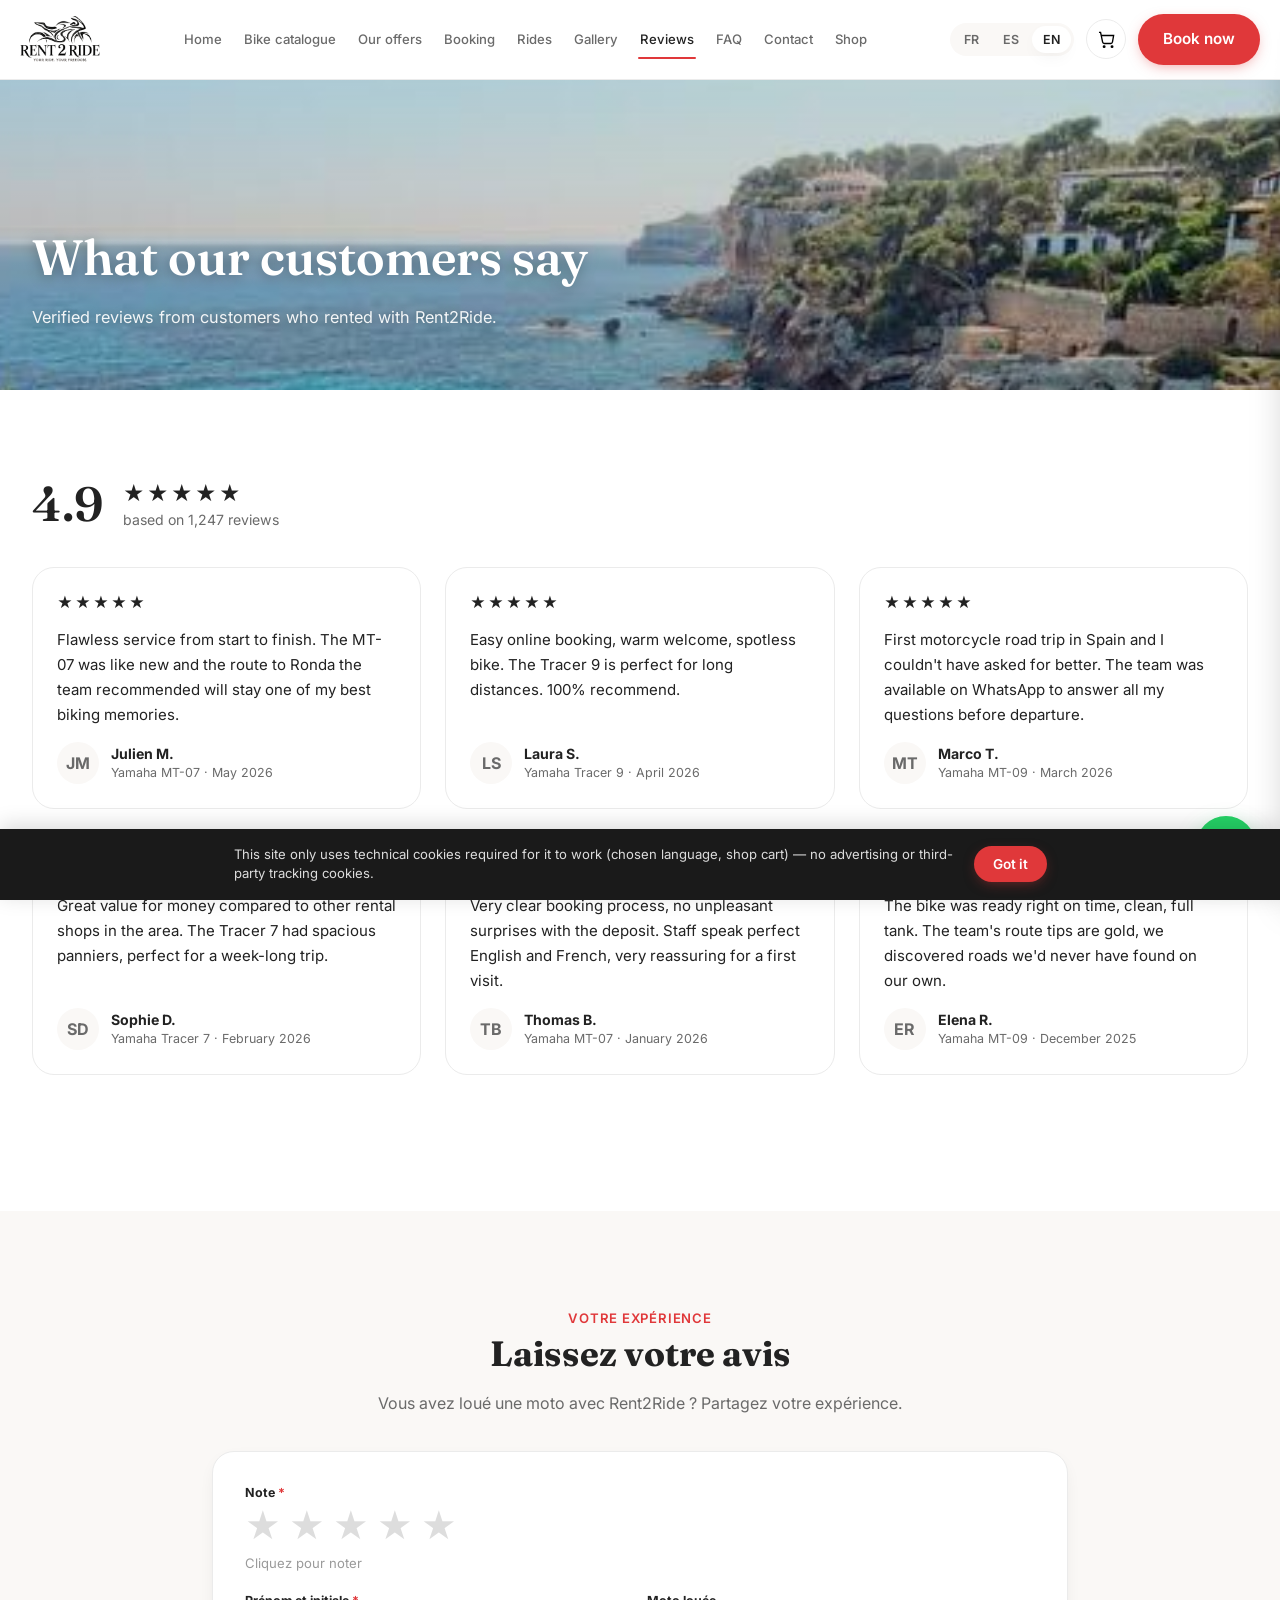
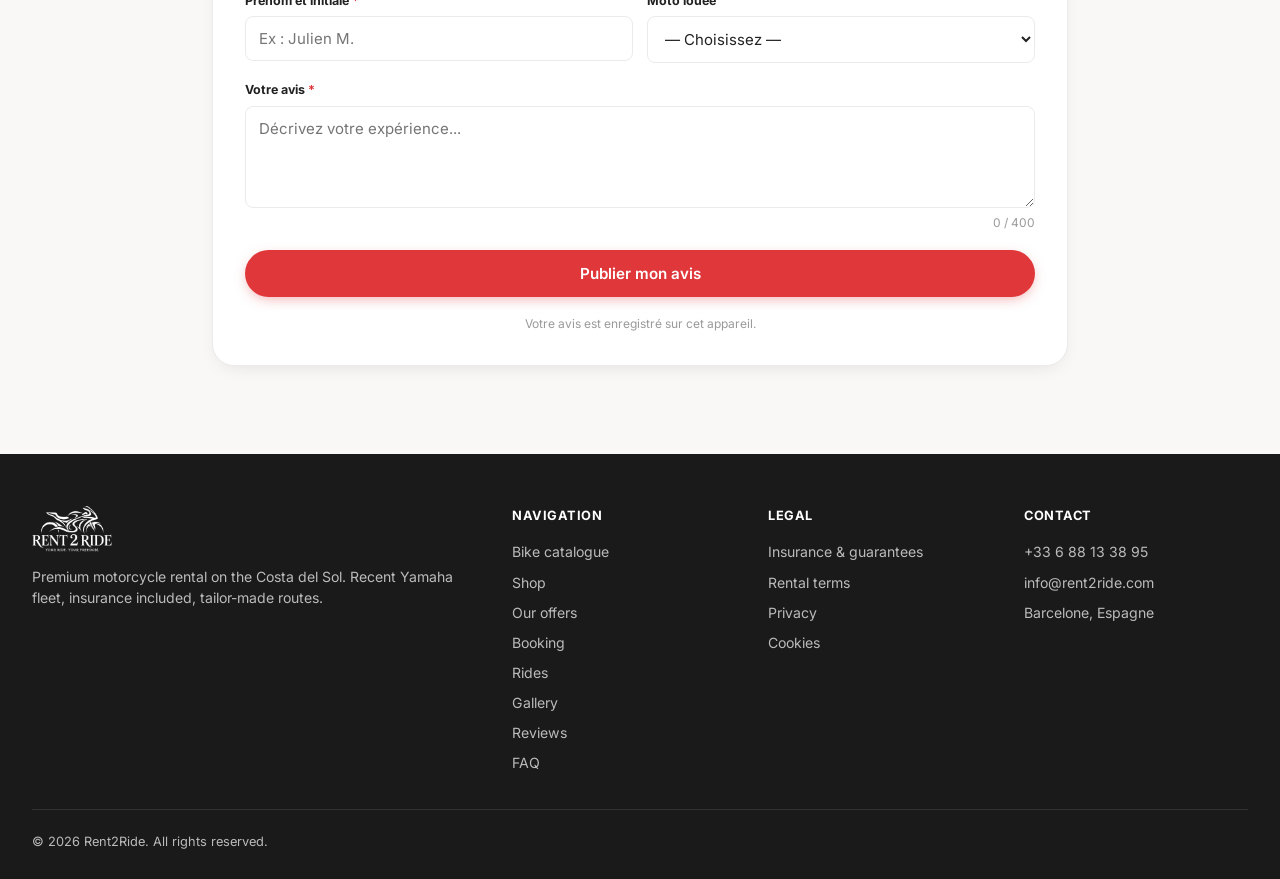
<file: avis.html>
<!DOCTYPE html>
<html lang="fr">
<head>
<meta charset="UTF-8">
<meta name="viewport" content="width=device-width, initial-scale=1.0">
<title data-i18n="title_reviews">Avis clients — Rent2Ride</title>
<meta name="description" content="Découvrez les avis vérifiés de nos clients ayant loué une moto avec Rent2Ride.">
<link rel="canonical" href="https://motion3d95.github.io/Rent2Ride/avis.html">
<meta property="og:title" content="Avis clients — Rent2Ride">
<meta property="og:description" content="Découvrez les avis vérifiés de nos clients ayant loué une moto avec Rent2Ride.">
<meta property="og:type" content="website">
<meta property="og:url" content="https://motion3d95.github.io/Rent2Ride/avis.html">
<meta property="og:image" content="https://motion3d95.github.io/Rent2Ride/images/route-coast.jpg">
<meta property="og:locale" content="fr_FR">
<meta name="twitter:card" content="summary_large_image">
<meta name="twitter:title" content="Avis clients — Rent2Ride">
<meta name="twitter:description" content="Découvrez les avis vérifiés de nos clients ayant loué une moto avec Rent2Ride.">
<meta name="twitter:image" content="https://motion3d95.github.io/Rent2Ride/images/route-coast.jpg">
<link rel="manifest" href="./manifest.json">
<meta name="theme-color" content="#E0383A">
<link rel="icon" type="image/png" href="./favicon.png">
<link rel="preconnect" href="https://fonts.googleapis.com">
<link rel="preconnect" href="https://fonts.gstatic.com" crossorigin>
<link href="https://fonts.googleapis.com/css2?family=Fraunces:ital,opsz,wght@0,9..144,400;0,9..144,600;1,9..144,500&family=Inter:wght@400;500;600;700&display=swap" rel="stylesheet">
<link rel="stylesheet" href="./css/base.css">
<link rel="stylesheet" href="./css/components.css">
</head>
<body>

<header class="site-header">
  <nav class="nav">
    <a href="index.html" class="logo">
      <img src="./images/logo-signature.png" alt="Rent2Ride — Your Ride. Your Freedom." class="logo-full">
    </a>
    <button class="burger" aria-label="Menu" aria-expanded="false">&#9776;</button>
    <div class="nav-links">
      <a href="index.html" data-i18n="nav_home">Accueil</a>
      <a href="catalogue.html" data-i18n="nav_fleet">Catalogue motos</a>
      <a href="offres.html" data-i18n="nav_packs">Nos offres</a>
      <a href="reservation.html" data-i18n="nav_booking">Réservation</a>
      <a href="balades.html" data-i18n="nav_rides">Balades</a>
      <a href="galerie.html" data-i18n="nav_gallery">Galerie</a>
      <a href="avis.html" class="active" data-i18n="nav_reviews">Avis clients</a>
      <a href="faq.html" data-i18n="nav_faq">FAQ</a>
      <a href="contact.html" data-i18n="nav_contact">Contact</a>
      <a href="boutique.html" data-i18n="nav_shop">Boutique</a>
      <a href="reservation.html#booking" class="btn btn-primary nav-cta" data-i18n="nav_book">Réserver</a>
    </div>
    <div class="nav-right">
      <div class="lang-switch">
        <button data-lang="fr">FR</button>
        <button data-lang="es">ES</button>
        <button data-lang="en">EN</button>
      </div>
      <button class="cart-toggle" aria-label="Panier" title="Panier">
        <svg viewBox="0 0 24 24" fill="none" stroke="currentColor" stroke-width="1.7"><circle cx="9" cy="21" r="1"/><circle cx="19" cy="21" r="1"/><path d="M2.5 3h2l2.6 12.4a2 2 0 0 0 2 1.6h8.4a2 2 0 0 0 2-1.6L21 7H6"/></svg>
        <span class="cart-badge">0</span>
      </button>
      <a href="reservation.html#booking" class="btn btn-primary" data-i18n="nav_book">Réserver</a>
    </div>
  </nav>
</header>

<section class="page-hero" style="--hero-img:url('../images/route-coast.jpg')">
  <div class="container">
    <h1 data-i18n="reviewspage_title">Ce que nos clients en disent</h1>
    <p data-i18n="reviewspage_sub">Avis vérifiés de clients ayant loué chez Rent2Ride.</p>
  </div>
</section>

<section class="section">
  <div class="container">

    <div class="rating-summary">
      <div class="rating-score">4.9</div>
      <div>
        <div class="rating-stars-big">★★★★★</div>
        <div class="rating-count" data-i18n="rating_count_label">basé sur 1 247 avis</div>
      </div>
    </div>

    <div class="reviews-grid">
      <div class="review-card">
        <div class="review-stars">★★★★★</div>
        <p class="review-text" data-i18n="review1_text">Service impeccable du début à la fin.</p>
        <div class="review-author">
          <div class="review-avatar">JM</div>
          <div><div class="review-name" data-i18n="review1_name">Julien M.</div><div class="review-meta" data-i18n="review1_meta">Yamaha MT-07 · Mai 2026</div></div>
        </div>
      </div>
      <div class="review-card">
        <div class="review-stars">★★★★★</div>
        <p class="review-text" data-i18n="review2_text">Réservation simple en ligne.</p>
        <div class="review-author">
          <div class="review-avatar">LS</div>
          <div><div class="review-name" data-i18n="review2_name">Laura S.</div><div class="review-meta" data-i18n="review2_meta">Yamaha Tracer 9 · Avril 2026</div></div>
        </div>
      </div>
      <div class="review-card">
        <div class="review-stars">★★★★★</div>
        <p class="review-text" data-i18n="review3_text">Premier road trip à moto en Espagne.</p>
        <div class="review-author">
          <div class="review-avatar">MT</div>
          <div><div class="review-name" data-i18n="review3_name">Marco T.</div><div class="review-meta" data-i18n="review3_meta">Yamaha MT-09 · Mars 2026</div></div>
        </div>
      </div>
      <div class="review-card">
        <div class="review-stars">★★★★★</div>
        <p class="review-text" data-i18n="review4_text">Très bon rapport qualité-prix.</p>
        <div class="review-author">
          <div class="review-avatar">SD</div>
          <div><div class="review-name" data-i18n="review4_name">Sophie D.</div><div class="review-meta" data-i18n="review4_meta">Yamaha Tracer 7 · Février 2026</div></div>
        </div>
      </div>
      <div class="review-card">
        <div class="review-stars">★★★★★</div>
        <p class="review-text" data-i18n="review5_text">Process de réservation très clair.</p>
        <div class="review-author">
          <div class="review-avatar">TB</div>
          <div><div class="review-name" data-i18n="review5_name">Thomas B.</div><div class="review-meta" data-i18n="review5_meta">Yamaha MT-07 · Janvier 2026</div></div>
        </div>
      </div>
      <div class="review-card">
        <div class="review-stars">★★★★★</div>
        <p class="review-text" data-i18n="review6_text">La moto était prête à l'heure pile.</p>
        <div class="review-author">
          <div class="review-avatar">ER</div>
          <div><div class="review-name" data-i18n="review6_name">Elena R.</div><div class="review-meta" data-i18n="review6_meta">Yamaha MT-09 · Décembre 2025</div></div>
        </div>
      </div>
      <!-- Avis dynamiques ajoutés par les visiteurs -->
      <div id="userReviewsGrid" class="reviews-grid" style="margin-top:24px;"></div>

    </div>
  </div>
</section>

<!-- ================= FORMULAIRE D'AVIS ================= -->
<section class="section section--cream">
  <div class="container-narrow">

    <div class="section-head-center">
      <div class="section-head-inner">
        <p class="eyebrow">VOTRE EXPÉRIENCE</p>
        <h2 style="font-family:var(--f-display); font-size:clamp(1.6rem,3vw,2.2rem); margin:0 0 10px;">Laissez votre avis</h2>
        <p style="color:var(--c-ink-soft);">Vous avez loué une moto avec Rent2Ride ? Partagez votre expérience.</p>
      </div>
    </div>

    <div class="review-form-card">

      <div class="field">
        <label>Note <span style="color:var(--c-accent)">*</span></label>
        <div class="star-picker" id="starPicker">
          <span data-val="1">★</span>
          <span data-val="2">★</span>
          <span data-val="3">★</span>
          <span data-val="4">★</span>
          <span data-val="5">★</span>
        </div>
        <p class="star-label" id="starLabel">Cliquez pour noter</p>
      </div>

      <div style="display:grid; grid-template-columns:1fr 1fr; gap:14px;">
        <div class="field">
          <label for="rv_name">Prénom et initiale <span style="color:var(--c-accent)">*</span></label>
          <input type="text" id="rv_name" placeholder="Ex : Julien M." maxlength="30">
        </div>
        <div class="field">
          <label for="rv_model">Moto louée</label>
          <select id="rv_model">
            <option value="">— Choisissez —</option>
            <option value="Yamaha MT-07">Yamaha MT-07</option>
            <option value="Yamaha MT-09">Yamaha MT-09</option>
            <option value="Yamaha Tracer 7">Yamaha Tracer 7</option>
            <option value="Yamaha Tracer 9">Yamaha Tracer 9</option>
          </select>
        </div>
      </div>

      <div class="field">
        <label for="rv_text">Votre avis <span style="color:var(--c-accent)">*</span></label>
        <textarea id="rv_text" rows="4" placeholder="Décrivez votre expérience..." maxlength="400"></textarea>
        <span id="rv_count" style="font-size:.75rem; color:var(--c-ink-faint); text-align:right; display:block;">0 / 400</span>
      </div>

      <div id="rv_error" class="form-warning"></div>
      <div id="rv_success" class="form-success">Merci pour votre avis ! Il apparaît maintenant dans la liste. 🎉</div>

      <button class="btn btn-primary btn-block" onclick="submitReview()">Publier mon avis</button>
      <p style="font-size:.75rem; color:var(--c-ink-faint); text-align:center; margin:0;">Votre avis est enregistré sur cet appareil.</p>
    </div>
  </div>
</section>
<footer class="site-footer">
  <div class="container">
    <div class="footer-grid">
      <div>
        <div class="logo" style="margin-bottom:14px;">
          <img src="./images/logo-signature.png" alt="Rent2Ride — Your Ride. Your Freedom." class="logo-full logo-full-white">
        </div>
        <p data-i18n="footer_about">Location de motos premium sur la Costa del Sol.</p>
      </div>
      <div>
        <h5 data-i18n="footer_nav_h">Navigation</h5>
        <ul>
          <li><a href="catalogue.html" data-i18n="nav_fleet">Catalogue motos</a></li>
          <li><a href="boutique.html" data-i18n="nav_shop">Boutique</a></li>
          <li><a href="offres.html" data-i18n="nav_packs">Nos offres</a></li>
          <li><a href="reservation.html" data-i18n="nav_booking">Réservation</a></li>
          <li><a href="balades.html" data-i18n="nav_rides">Balades</a></li>
          <li><a href="galerie.html" data-i18n="nav_gallery">Galerie</a></li>
          <li><a href="avis.html" data-i18n="nav_reviews">Avis clients</a></li>
          <li><a href="faq.html" data-i18n="nav_faq">FAQ</a></li>
        </ul>
      </div>
      <div>
        <h5 data-i18n="footer_legal_h">Informations légales</h5>
        <ul>
          <li><a href="assurance.html" data-i18n="nav_insurance">Assurance &amp; garanties</a></li>
          <li><a href="conditions.html" data-i18n="footer_legal_terms">Conditions de location</a></li>
          <li><a href="confidentialite.html" data-i18n="footer_legal_privacy">Confidentialité</a></li>
          <li><a href="confidentialite.html#cookies" data-i18n="footer_legal_cookies">Cookies</a></li>
        </ul>
      </div>
      <div>
        <h5 data-i18n="footer_contact_h">Contact</h5>
        <ul>
          <li>+33 6 88 13 38 95</li>
          <li>info@rent2ride.com</li>
          <li>Barcelone, Espagne</li>
        </ul>
      </div>
    </div>
    <div class="footer-bottom">
      <span>&copy; 2026 Rent2Ride. <span data-i18n="footer_rights">Tous droits réservés.</span></span>
    </div>
  </div>
</footer>

<div class="whatsapp-fab">
  <div class="whatsapp-panel" id="whatsappPanel">
    <div class="whatsapp-panel-head">
      <div class="avatar"><img src="./images/logo-header.png" alt=""></div>
      <div>
        <strong data-i18n="wa_name">Rent2Ride</strong>
        <span data-i18n="wa_status">Répond généralement en quelques minutes</span>
      </div>
    </div>
    <div class="whatsapp-panel-body">
      <div class="whatsapp-msg" data-i18n="wa_message">👋 Bonjour ! Une question ?</div>
    </div>
    <div class="whatsapp-panel-foot">
      <a id="whatsappLink" href="#" target="_blank" rel="noopener" class="btn btn-block" style="background:#25D366; color:#fff;" data-i18n="wa_cta">Démarrer la discussion</a>
    </div>
  </div>
  <button class="whatsapp-bubble" id="whatsappBubble" aria-label="WhatsApp">
    <svg viewBox="0 0 24 24" fill="currentColor"><path d="M12.04 2C6.58 2 2.13 6.45 2.13 11.91c0 1.75.46 3.39 1.26 4.81L2 22l5.42-1.36c1.36.74 2.92 1.16 4.621.16h.01c5.46 0 9.91-4.45 9.91-9.91C21.96 6.45 17.5 2 12.04 2zm0 18.06h-.01c-1.5 0-2.97-.4-4.25-1.16l-.3-.18-3.16.79.84-3.08-.2-.32a8.07 8.07 0 0 1-1.24-4.3c0-4.49 3.65-8.14 8.14-8.14 2.17 0 4.21.85 5.75 2.39a8.07 8.07 0 0 1 2.38 5.75c0 4.49-3.65 8.14-8.14 8.14zm4.47-6.1c-.25-.12-1.45-.72-1.68-.8-.22-.08-.39-.12-.55.12-.16.25-.63.8-.77.96-.14.16-.28.18-.53.06-.25-.12-1.05-.39-2-1.23-.74-.66-1.24-1.47-1.39-1.72-.14-.25-.02-.38.11-.51.11-.11.25-.28.37-.42.12-.14.16-.25.25-.41.08-.16.04-.31-.02-.43-.06-.12-.55-1.32-.75-1.81-.2-.48-.4-.41-.55-.42h-.47c-.16 0-.43.06-.65.31-.22.25-.86.84-.86 2.04 0 1.2.88 2.37 1 2.53.12.16 1.73 2.64 4.19 3.7.58.25 1.04.4 1.4.51.59.19 1.12.16 1.55.1.47-.07 1.45-.59 1.65-1.16.2-.57.2-1.06.14-1.16-.06-.1-.22-.16-.47-.28z"/></svg>
  </button>
</div>


<!-- ================= CART OVERLAY + DRAWER ================= -->
<div class="cart-overlay" id="cartOverlay"></div>
<aside class="cart-drawer" id="cartDrawer">

  <div class="cart-view" id="cartView">
    <div class="cart-drawer-head">
      <h3 data-i18n="cart_title">Votre panier</h3>
      <button class="cart-drawer-close" id="cartClose" aria-label="Fermer">&times;</button>
    </div>

    <div class="cart-empty" id="cartEmpty">
      <span style="font-size:2rem;">🛍️</span>
      <p data-i18n="cart_empty">Votre panier est vide.</p>
      <a href="boutique.html" class="btn btn-outline" data-i18n="cart_empty_cta">Voir la boutique</a>
    </div>

    <div class="cart-items" id="cartItems"></div>

    <div class="cart-drawer-footer" id="cartFooter" style="display:none;">
      <div class="cart-total-row">
        <span data-i18n="cart_subtotal">Sous-total</span>
        <span id="cartTotal">0,00 €</span>
      </div>
      <p class="cart-shipping-note" data-i18n="cart_shipping_note">Frais de livraison calculés à la confirmation.</p>
      <button class="btn btn-primary btn-block" id="cartCheckoutBtn" data-i18n="cart_checkout">Passer la commande</button>
    </div>
  </div>

  <div class="checkout-view" id="checkoutView" style="display:none;">
    <div class="cart-drawer-head">
      <h3 data-i18n="checkout_title">Finaliser la commande</h3>
      <button class="cart-drawer-close" id="cartClose2" aria-label="Fermer" onclick="closeCartDrawer()">&times;</button>
    </div>
    <div class="checkout-form">
      <p class="checkout-payment-note" data-i18n="checkout_payment_note">Le paiement en ligne sécurisé arrive bientôt. Pour l'instant, on confirme votre commande et le règlement ensemble.</p>
      <div class="checkout-error" id="checkoutError" data-i18n="checkout_required">Merci de renseigner au moins votre nom et un moyen de vous contacter (e-mail ou téléphone).</div>
      <label><span data-i18n="checkout_name">Nom complet</span>
        <input type="text" id="checkoutName" autocomplete="name" placeholder="Jean Dupont">
      </label>
      <label><span data-i18n="checkout_email">E-mail</span>
        <input type="email" id="checkoutEmail" autocomplete="email" placeholder="jean.dupont@email.com">
      </label>
      <label><span data-i18n="checkout_phone">Téléphone</span>
        <input type="tel" id="checkoutPhone" autocomplete="tel" placeholder="+33 6 12 34 56 78">
      </label>
      <label><span data-i18n="checkout_address">Adresse de livraison</span>
        <input type="text" id="checkoutAddress" autocomplete="street-address" placeholder="12 rue de la Paix, 75002 Paris">
      </label>
      <label><span data-i18n="checkout_note">Note (optionnel)</span>
        <textarea id="checkoutNote" data-i18n-placeholder="checkout_note_ph" placeholder="Précisions sur votre commande…"></textarea>
      </label>
    </div>
    <div class="checkout-actions">
      <button class="checkout-back" id="checkoutBackBtn" data-i18n="checkout_back_cart">Retour au panier</button>
      <button class="btn btn-primary btn-block" id="checkoutSendBtn" data-i18n="checkout_send_both">Envoyer ma commande</button>
    </div>
  </div>

</aside>

<!-- ================= COOKIE BANNER ================= -->
<div class="cookie-banner" id="cookieBanner" style="display:none;">
  <p data-i18n="cookie_text">Ce site utilise uniquement des cookies techniques nécessaires à son fonctionnement (langue choisie, panier boutique) — aucun cookie publicitaire ni traceur tiers. <a href="confidentialite.html#cookies">En savoir plus</a></p>
  <button id="cookieAccept" class="btn btn-primary btn-sm" data-i18n="cookie_accept">J'ai compris</button>
</div>

<script src="./js/i18n.js"></script>
<script src="./js/main.js"></script>
<script>
/* =========================================================
   SYSTÈME D'AVIS — Rent2Ride
   Les avis sont stockés dans localStorage du navigateur.
   Ils apparaissent immédiatement et persistent entre les visites.
   ========================================================= */

const STORAGE_KEY = 'rent2ride_reviews';
let selectedStars = 0;

/* ---- Sélecteur d'étoiles ---- */
const starLabels = ['', 'Décevant', 'Passable', 'Bien', 'Très bien', 'Excellent !'];
document.querySelectorAll('#starPicker span').forEach(star => {
  star.addEventListener('mouseenter', () => highlightStars(+star.dataset.val));
  star.addEventListener('mouseleave', () => highlightStars(selectedStars));
  star.addEventListener('click', () => {
    selectedStars = +star.dataset.val;
    highlightStars(selectedStars);
    document.getElementById('starLabel').textContent = starLabels[selectedStars];
  });
});

function highlightStars(n){
  document.querySelectorAll('#starPicker span').forEach((s, i) => {
    s.classList.toggle('active', i < n);
  });
}

/* ---- Compteur de caractères ---- */
document.getElementById('rv_text').addEventListener('input', function(){
  document.getElementById('rv_count').textContent = this.value.length + ' / 400';
});

/* ---- Soumettre un avis ---- */
function submitReview(){
  const name  = document.getElementById('rv_name').value.trim();
  const text  = document.getElementById('rv_text').value.trim();
  const model = document.getElementById('rv_model').value;
  const error = document.getElementById('rv_error');
  const success = document.getElementById('rv_success');

  error.classList.remove('show');
  success.classList.remove('show');

  if (!selectedStars){
    error.textContent = 'Veuillez sélectionner une note (étoiles).';
    error.classList.add('show'); return;
  }
  if (!name){
    error.textContent = 'Veuillez entrer votre prénom et initiale.';
    error.classList.add('show'); return;
  }
  if (text.length < 20){
    error.textContent = 'Votre avis doit faire au moins 20 caractères.';
    error.classList.add('show'); return;
  }

  const now   = new Date();
  const month = now.toLocaleDateString('fr-FR', { month:'long', year:'numeric' });
  const initials = name.split(' ').map(w => w[0].toUpperCase()).join('').slice(0,2);

  const review = { stars: selectedStars, name, initials, text, model, month,
                   id: Date.now() };

  const stored = JSON.parse(localStorage.getItem(STORAGE_KEY) || '[]');
  stored.unshift(review);
  localStorage.setItem(STORAGE_KEY, JSON.stringify(stored));

  renderUserReviews();
  success.classList.add('show');

  /* Reset form */
  selectedStars = 0;
  highlightStars(0);
  document.getElementById('starLabel').textContent = 'Cliquez pour noter';
  document.getElementById('rv_name').value  = '';
  document.getElementById('rv_text').value  = '';
  document.getElementById('rv_model').value = '';
  document.getElementById('rv_count').textContent = '0 / 400';
}

/* ---- Afficher les avis stockés ---- */
function renderUserReviews(){
  const grid = document.getElementById('userReviewsGrid');
  if (!grid) return;
  const stored = JSON.parse(localStorage.getItem(STORAGE_KEY) || '[]');
  if (!stored.length){ grid.innerHTML = ''; return; }

  grid.innerHTML = stored.map(r => `
    <div class="review-card" style="border-color:var(--c-accent-soft);">
      <div class="review-stars">${'★'.repeat(r.stars)}${'☆'.repeat(5-r.stars)}</div>
      <p class="review-text">${escapeHtml(r.text)}</p>
      <div class="review-author">
        <div class="review-avatar" style="background:var(--c-accent-soft); color:var(--c-accent);">
          ${r.initials}
        </div>
        <div>
          <div class="review-name">${escapeHtml(r.name)}</div>
          <div class="review-meta">${r.model ? r.model + ' · ' : ''}${r.month}
            <button onclick="deleteReview(${r.id})"
              style="background:none;border:0;color:var(--c-ink-faint);cursor:pointer;font-size:.75rem;margin-left:8px;">
              ✕ supprimer
            </button>
          </div>
        </div>
      </div>
    </div>
  `).join('');
}

function deleteReview(id){
  const stored = JSON.parse(localStorage.getItem(STORAGE_KEY) || '[]');
  localStorage.setItem(STORAGE_KEY, JSON.stringify(stored.filter(r => r.id !== id)));
  renderUserReviews();
}

function escapeHtml(str){
  return str.replace(/&/g,'&amp;').replace(/</g,'&lt;').replace(/>/g,'&gt;')
            .replace(/"/g,'&quot;').replace(/'/g,'&#039;');
}

/* Charger les avis au démarrage */
document.addEventListener('DOMContentLoaded', renderUserReviews);
</script>

</body>
</html>
</file>
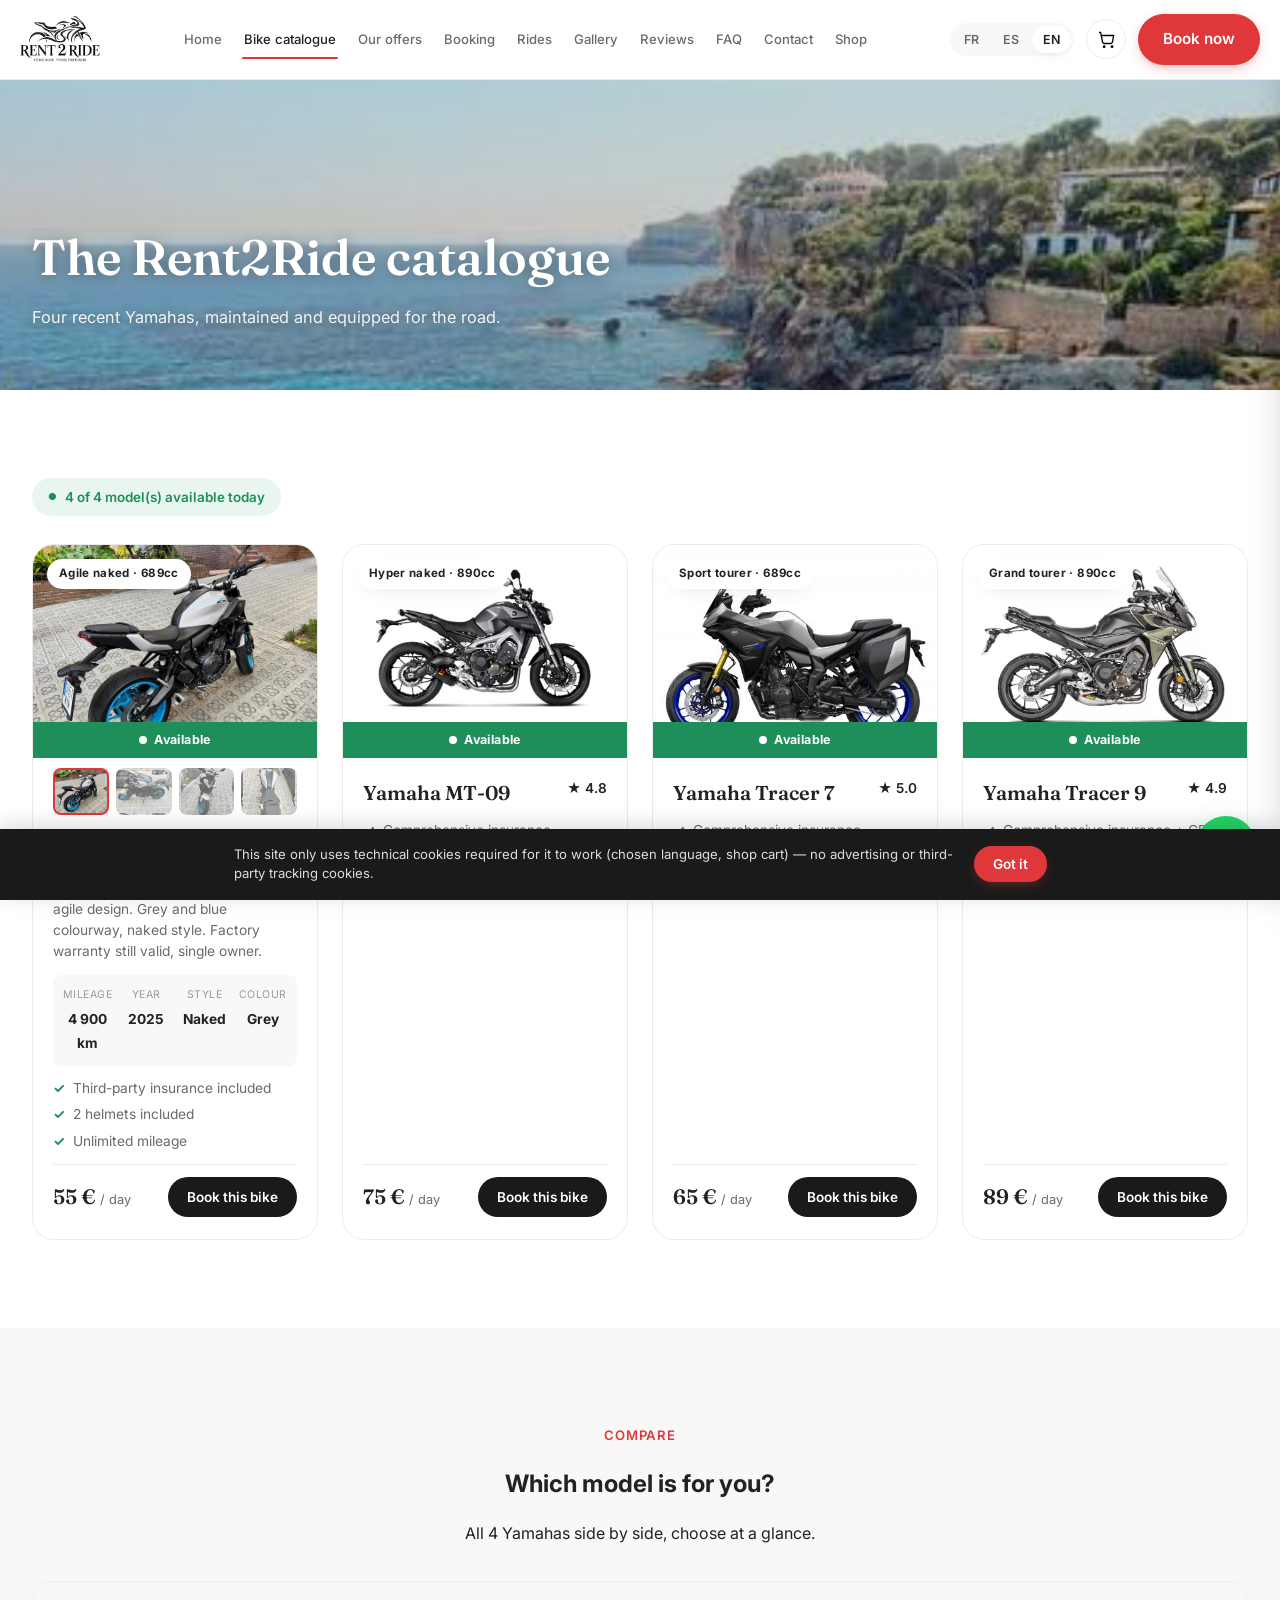
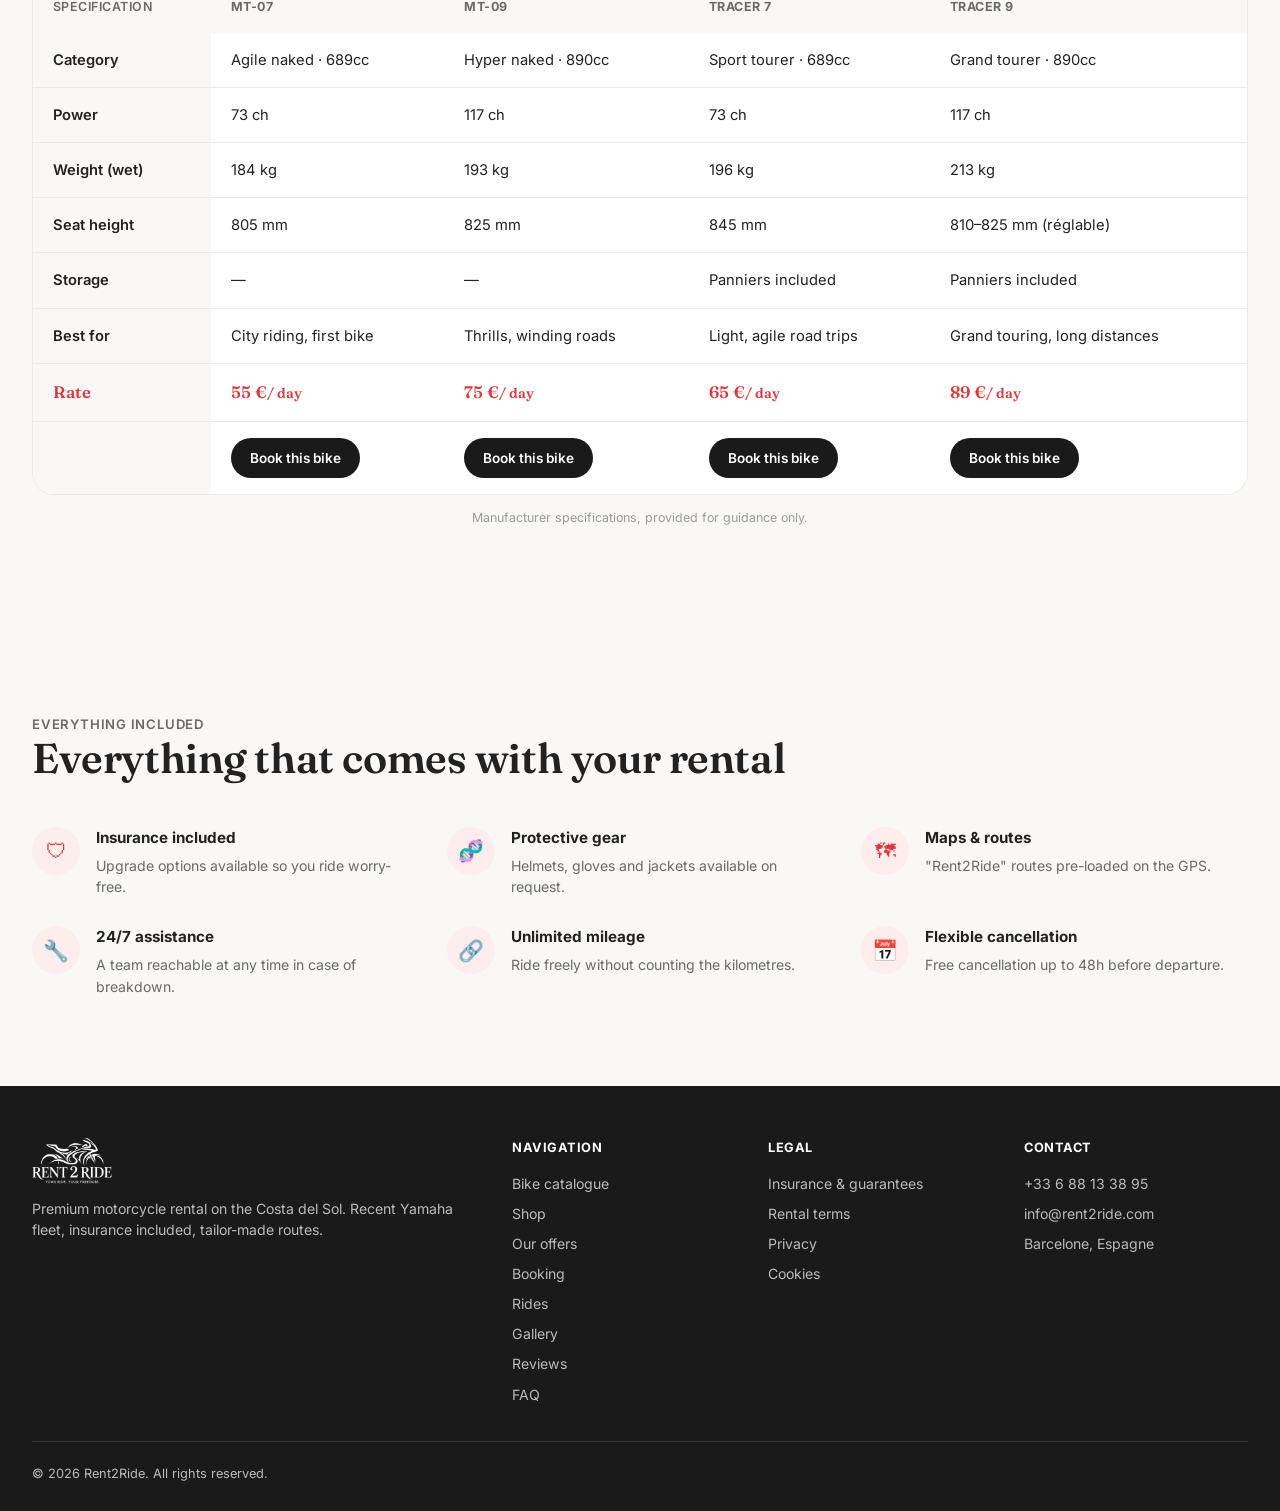
<file: catalogue.html>
<!DOCTYPE html>
<html lang="fr">
<head>
<meta charset="UTF-8">
<meta name="viewport" content="width=device-width, initial-scale=1.0">
<title data-i18n="title_fleet">Catalogue motos — Rent2Ride</title>
<meta name="description" content="Découvrez notre flotte de motos Yamaha : MT-07, MT-09, Tracer 7, Tracer 9. Assurance incluse, kilométrage illimité.">
<link rel="canonical" href="https://motion3d95.github.io/Rent2Ride/catalogue.html">
<meta property="og:title" content="Catalogue motos — Rent2Ride">
<meta property="og:description" content="Découvrez notre flotte de motos Yamaha : MT-07, MT-09, Tracer 7, Tracer 9. Assurance incluse, kilométrage illimité.">
<meta property="og:type" content="website">
<meta property="og:url" content="https://motion3d95.github.io/Rent2Ride/catalogue.html">
<meta property="og:image" content="https://motion3d95.github.io/Rent2Ride/images/route-coast.jpg">
<meta property="og:locale" content="fr_FR">
<meta name="twitter:card" content="summary_large_image">
<meta name="twitter:title" content="Catalogue motos — Rent2Ride">
<meta name="twitter:description" content="Découvrez notre flotte de motos Yamaha : MT-07, MT-09, Tracer 7, Tracer 9. Assurance incluse, kilométrage illimité.">
<meta name="twitter:image" content="https://motion3d95.github.io/Rent2Ride/images/route-coast.jpg">
<link rel="manifest" href="./manifest.json">
<meta name="theme-color" content="#E0383A">
<link rel="icon" type="image/png" href="./favicon.png">
<link rel="preconnect" href="https://fonts.googleapis.com">
<link rel="preconnect" href="https://fonts.gstatic.com" crossorigin>
<link href="https://fonts.googleapis.com/css2?family=Fraunces:ital,opsz,wght@0,9..144,400;0,9..144,600;1,9..144,500&family=Inter:wght@400;500;600;700&display=swap" rel="stylesheet">
<link rel="stylesheet" href="./css/base.css">
<link rel="stylesheet" href="./css/components.css">
</head>
<body>

<header class="site-header">
  <nav class="nav">
    <a href="index.html" class="logo">
      <img src="./images/logo-signature.png" alt="Rent2Ride — Your Ride. Your Freedom." class="logo-full">
    </a>
    <button class="burger" aria-label="Menu" aria-expanded="false">&#9776;</button>
    <div class="nav-links">
      <a href="index.html" data-i18n="nav_home">Accueil</a>
      <a href="catalogue.html" class="active" data-i18n="nav_fleet">Catalogue motos</a>
      <a href="offres.html" data-i18n="nav_packs">Nos offres</a>
      <a href="reservation.html" data-i18n="nav_booking">Réservation</a>
      <a href="balades.html" data-i18n="nav_rides">Balades</a>
      <a href="galerie.html" data-i18n="nav_gallery">Galerie</a>
      <a href="avis.html" data-i18n="nav_reviews">Avis clients</a>
      <a href="faq.html" data-i18n="nav_faq">FAQ</a>
      <a href="contact.html" data-i18n="nav_contact">Contact</a>
      <a href="boutique.html" data-i18n="nav_shop">Boutique</a>
      <a href="reservation.html#booking" class="btn btn-primary nav-cta" data-i18n="nav_book">Réserver</a>
    </div>
    <div class="nav-right">
      <div class="lang-switch">
        <button data-lang="fr">FR</button>
        <button data-lang="es">ES</button>
        <button data-lang="en">EN</button>
      </div>
      <button class="cart-toggle" aria-label="Panier" title="Panier">
        <svg viewBox="0 0 24 24" fill="none" stroke="currentColor" stroke-width="1.7"><circle cx="9" cy="21" r="1"/><circle cx="19" cy="21" r="1"/><path d="M2.5 3h2l2.6 12.4a2 2 0 0 0 2 1.6h8.4a2 2 0 0 0 2-1.6L21 7H6"/></svg>
        <span class="cart-badge">0</span>
      </button>
      <a href="reservation.html#booking" class="btn btn-primary" data-i18n="nav_book">Réserver</a>
    </div>
  </nav>
</header>

<section class="page-hero" style="--hero-img:url('../images/route-coast.jpg')">
  <div class="container">
    <h1 data-i18n="page_fleet_title">Le catalogue Rent2Ride</h1>
    <p data-i18n="page_fleet_sub">Quatre Yamaha récentes, entretenues et équipées pour la route.</p>
  </div>
</section>

<section class="section">
  <div class="container">
    <div class="availability-counter" id="availabilityCounter"></div>

    <div class="fleet-grid">

      <article class="bike-card" data-model="mt07">
        <div class="bike-photo">
          <img class="bike-main-img" src="./images/mt07-1.jpg" alt="Yamaha MT-07">
          <span class="bike-badge" data-i18n="bike_mt07_tag">Naked agile · 689 cc</span>
          <span class="bike-availability is-available"></span>
        </div>
        <div class="bike-gallery-thumbs">
          <button type="button" class="bike-thumb is-active" style="background-image:url('./images/mt07-1.jpg')" data-img="./images/mt07-1.jpg" aria-label="Photo 1"></button>
          <button type="button" class="bike-thumb" style="background-image:url('./images/mt07-2.jpg')" data-img="./images/mt07-2.jpg" aria-label="Photo 2"></button>
          <button type="button" class="bike-thumb" style="background-image:url('./images/mt07-3.jpg')" data-img="./images/mt07-3.jpg" aria-label="Photo 3"></button>
          <button type="button" class="bike-thumb" style="background-image:url('./images/mt07-4.jpg')" data-img="./images/mt07-4.jpg" aria-label="Photo 4"></button>
        </div>
        <div class="bike-body">
          <div class="bike-top-row">
            <div><h3 class="bike-name" data-i18n="bike_mt07_name">Yamaha MT-07</h3></div>
            <span class="bike-rating"><span class="star">★</span> 4.9</span>
          </div>
          <p class="bike-desc" data-i18n="bike_mt07_desc">Yamaha MT-07 de 2025, design moderne et agile. Robe grise et bleue, style naked. Garantie constructeur toujours valide, un seul propriétaire.</p>
          <div class="bike-specs-grid">
            <div><span data-i18n="spec_km">Km</span><strong>4 900 km</strong></div>
            <div><span data-i18n="spec_year">Année</span><strong>2025</strong></div>
            <div><span data-i18n="spec_style">Style</span><strong data-i18n="spec_style_naked">Naked</strong></div>
            <div><span data-i18n="spec_color">Couleur</span><strong data-i18n="spec_color_grey">Gris</strong></div>
          </div>
          <ul class="bike-features">
            <li data-i18n="bike_mt07_f1">Assurance au tiers incluse</li>
            <li data-i18n="bike_mt07_f2">Casques (2) inclus</li>
            <li data-i18n="bike_mt07_f3">Kilométrage illimité</li>
          </ul>
          <div class="bike-price-row">
            <span class="bike-price">55 € <small data-i18n="per_day">/ jour</small></span>
            <a href="reservation.html?model=mt07#booking" class="btn btn-dark btn-sm" data-i18n="bike_cta">Réserver</a>
          </div>
        </div>
      </article>

      <article class="bike-card" data-model="mt09">
        <div class="bike-photo">
          <img class="bike-main-img" src="./images/mt09.jpg" alt="Yamaha MT-09">
          <span class="bike-badge" data-i18n="bike_mt09_tag">Hyper naked · 890 cc</span>
          <span class="bike-availability is-available"></span>
        </div>
        <div class="bike-body">
          <div class="bike-top-row">
            <div><h3 class="bike-name" data-i18n="bike_mt09_name">Yamaha MT-09</h3></div>
            <span class="bike-rating"><span class="star">★</span> 4.8</span>
          </div>
          <ul class="bike-features">
            <li data-i18n="bike_mt09_f1">Assurance tous risques</li>
            <li data-i18n="bike_mt09_f2">Modes de conduite réglables</li>
            <li data-i18n="bike_mt09_f3">Kilométrage illimité</li>
          </ul>
          <div class="bike-price-row">
            <span class="bike-price">75 € <small data-i18n="per_day">/ jour</small></span>
            <a href="reservation.html?model=mt09#booking" class="btn btn-dark btn-sm" data-i18n="bike_cta">Réserver</a>
          </div>
        </div>
      </article>

      <article class="bike-card" data-model="tracer7">
        <div class="bike-photo">
          <img class="bike-main-img" src="./images/tracer7.jpg" alt="Yamaha Tracer 7">
          <span class="bike-badge" data-i18n="bike_tracer7_tag">Routière sport · 689 cc</span>
          <span class="bike-availability is-available"></span>
        </div>
        <div class="bike-body">
          <div class="bike-top-row">
            <div><h3 class="bike-name" data-i18n="bike_tracer7_name">Yamaha Tracer 7</h3></div>
            <span class="bike-rating"><span class="star">★</span> 5.0</span>
          </div>
          <ul class="bike-features">
            <li data-i18n="bike_tracer7_f1">Assurance tous risques</li>
            <li data-i18n="bike_tracer7_f2">Valises latérales sur demande</li>
            <li data-i18n="bike_tracer7_f3">Pare-brise réglable</li>
          </ul>
          <div class="bike-price-row">
            <span class="bike-price">65 € <small data-i18n="per_day">/ jour</small></span>
            <a href="reservation.html?model=tracer7#booking" class="btn btn-dark btn-sm" data-i18n="bike_cta">Réserver</a>
          </div>
        </div>
      </article>

      <article class="bike-card" data-model="tracer9">
        <div class="bike-photo">
          <img class="bike-main-img" src="./images/tracer9.jpg" alt="Yamaha Tracer 9">
          <span class="bike-badge" data-i18n="bike_tracer9_tag">Grand tourisme · 890 cc</span>
          <span class="bike-availability is-unavailable"></span>
        </div>
        <div class="bike-body">
          <div class="bike-top-row">
            <div><h3 class="bike-name" data-i18n="bike_tracer9_name">Yamaha Tracer 9</h3></div>
            <span class="bike-rating"><span class="star">★</span> 4.9</span>
          </div>
          <ul class="bike-features">
            <li data-i18n="bike_tracer9_f1">Assurance tous risques + GPS</li>
            <li data-i18n="bike_tracer9_f2">Valises latérales incluses</li>
            <li data-i18n="bike_tracer9_f3">Régulateur de vitesse</li>
          </ul>
          <div class="bike-price-row">
            <span class="bike-price">89 € <small data-i18n="per_day">/ jour</small></span>
            <a href="reservation.html?model=tracer9#booking" class="btn btn-dark btn-sm" data-i18n="bike_cta">Réserver</a>
          </div>
        </div>
      </article>

    </div>
  </div>
</section>

<!-- ================= COMPARATEUR DE MODÈLES ================= -->
<section class="section section--cream">
  <div class="container">
    <div class="section-head-center" style="margin-bottom:36px;">
      <p class="eyebrow" data-i18n="compare_eyebrow">COMPARATEUR</p>
      <h2 data-i18n="compare_title">Quel modèle pour vous ?</h2>
      <p data-i18n="compare_sub">Les 4 Yamaha côte à côte, pour choisir en un coup d'œil.</p>
    </div>

    <div class="price-table-wrap">
      <table class="price-table compare-table">
        <thead>
          <tr>
            <th data-i18n="compare_spec">Caractéristique</th>
            <th>MT-07</th>
            <th>MT-09</th>
            <th>Tracer 7</th>
            <th>Tracer 9</th>
          </tr>
        </thead>
        <tbody>
          <tr>
            <td data-i18n="compare_category">Catégorie</td>
            <td data-i18n="bike_mt07_tag">Naked agile · 689 cc</td>
            <td data-i18n="bike_mt09_tag">Hyper naked · 890 cc</td>
            <td data-i18n="bike_tracer7_tag">Routière sport · 689 cc</td>
            <td data-i18n="bike_tracer9_tag">Grand tourisme · 890 cc</td>
          </tr>
          <tr>
            <td data-i18n="compare_power">Puissance</td>
            <td>73 ch</td>
            <td>117 ch</td>
            <td>73 ch</td>
            <td>117 ch</td>
          </tr>
          <tr>
            <td data-i18n="compare_weight">Poids (tous pleins faits)</td>
            <td>184 kg</td>
            <td>193 kg</td>
            <td>196 kg</td>
            <td>213 kg</td>
          </tr>
          <tr>
            <td data-i18n="compare_seat">Hauteur de selle</td>
            <td>805 mm</td>
            <td>825 mm</td>
            <td>845 mm</td>
            <td>810–825 mm (réglable)</td>
          </tr>
          <tr>
            <td data-i18n="compare_luggage">Rangement</td>
            <td data-i18n="compare_no">—</td>
            <td data-i18n="compare_no">—</td>
            <td data-i18n="compare_included">Valises incluses</td>
            <td data-i18n="compare_included">Valises incluses</td>
          </tr>
          <tr>
            <td data-i18n="compare_best_for">Idéale pour</td>
            <td data-i18n="compare_best_mt07">Ville, premières sorties</td>
            <td data-i18n="compare_best_mt09">Sensations, routes sinueuses</td>
            <td data-i18n="compare_best_tracer7">Road trip léger et agile</td>
            <td data-i18n="compare_best_tracer9">Grand tourisme, longues distances</td>
          </tr>
          <tr class="compare-price-row">
            <td data-i18n="compare_price">Tarif</td>
            <td>55 €<small data-i18n="per_day">/ jour</small></td>
            <td>75 €<small data-i18n="per_day">/ jour</small></td>
            <td>65 €<small data-i18n="per_day">/ jour</small></td>
            <td>89 €<small data-i18n="per_day">/ jour</small></td>
          </tr>
          <tr>
            <td></td>
            <td><a href="reservation.html?model=mt07#booking" class="btn btn-dark btn-sm" data-i18n="bike_cta">Réserver</a></td>
            <td><a href="reservation.html?model=mt09#booking" class="btn btn-dark btn-sm" data-i18n="bike_cta">Réserver</a></td>
            <td><a href="reservation.html?model=tracer7#booking" class="btn btn-dark btn-sm" data-i18n="bike_cta">Réserver</a></td>
            <td><a href="reservation.html?model=tracer9#booking" class="btn btn-dark btn-sm" data-i18n="bike_cta">Réserver</a></td>
          </tr>
        </tbody>
      </table>
    </div>
    <p class="compare-note" data-i18n="compare_note">Caractéristiques constructeur, fournies à titre indicatif.</p>
  </div>
</section>


<section class="section section--cream">
  <div class="container">
    <div class="section-head">
      <div>
        <p class="eyebrow" data-i18n="included_eyebrow">TOUT EST INCLUS</p>
        <h2 data-i18n="included_title">Tout ce qui vient avec votre location</h2>
      </div>
    </div>
    <div class="included-grid">
      <div class="included-item">
        <div class="included-icon">&#128737;</div>
        <div><h4 data-i18n="inc1_t">Assurance incluse</h4><p data-i18n="inc1_p">Options d'extension disponibles.</p></div>
      </div>
      <div class="included-item">
        <div class="included-icon">&#129516;</div>
        <div><h4 data-i18n="inc2_t">Équipement de protection</h4><p data-i18n="inc2_p">Casques, gants et vestes.</p></div>
      </div>
      <div class="included-item">
        <div class="included-icon">&#128506;</div>
        <div><h4 data-i18n="inc3_t">Cartes et itinéraires</h4><p data-i18n="inc3_p">Itinéraires intégrés au GPS.</p></div>
      </div>
      <div class="included-item">
        <div class="included-icon">&#128295;</div>
        <div><h4 data-i18n="inc4_t">Assistance 24/7</h4><p data-i18n="inc4_p">Équipe joignable à tout moment.</p></div>
      </div>
      <div class="included-item">
        <div class="included-icon">&#128279;</div>
        <div><h4 data-i18n="inc5_t">Kilométrage illimité</h4><p data-i18n="inc5_p">Roulez sans compter.</p></div>
      </div>
      <div class="included-item">
        <div class="included-icon">&#128197;</div>
        <div><h4 data-i18n="inc6_t">Annulation flexible</h4><p data-i18n="inc6_p">Jusqu'à 48h avant le départ.</p></div>
      </div>
    </div>
  </div>
</section>

<footer class="site-footer">
  <div class="container">
    <div class="footer-grid">
      <div>
        <div class="logo" style="margin-bottom:14px;">
          <img src="./images/logo-signature.png" alt="Rent2Ride — Your Ride. Your Freedom." class="logo-full logo-full-white">
        </div>
        <p data-i18n="footer_about">Location de motos premium sur la Costa del Sol.</p>
      </div>
      <div>
        <h5 data-i18n="footer_nav_h">Navigation</h5>
        <ul>
          <li><a href="catalogue.html" data-i18n="nav_fleet">Catalogue motos</a></li>
          <li><a href="boutique.html" data-i18n="nav_shop">Boutique</a></li>
          <li><a href="offres.html" data-i18n="nav_packs">Nos offres</a></li>
          <li><a href="reservation.html" data-i18n="nav_booking">Réservation</a></li>
          <li><a href="balades.html" data-i18n="nav_rides">Balades</a></li>
          <li><a href="galerie.html" data-i18n="nav_gallery">Galerie</a></li>
          <li><a href="avis.html" data-i18n="nav_reviews">Avis clients</a></li>
          <li><a href="faq.html" data-i18n="nav_faq">FAQ</a></li>
        </ul>
      </div>
      <div>
        <h5 data-i18n="footer_legal_h">Informations légales</h5>
        <ul>
          <li><a href="assurance.html" data-i18n="nav_insurance">Assurance &amp; garanties</a></li>
          <li><a href="conditions.html" data-i18n="footer_legal_terms">Conditions de location</a></li>
          <li><a href="confidentialite.html" data-i18n="footer_legal_privacy">Confidentialité</a></li>
          <li><a href="confidentialite.html#cookies" data-i18n="footer_legal_cookies">Cookies</a></li>
        </ul>
      </div>
      <div>
        <h5 data-i18n="footer_contact_h">Contact</h5>
        <ul>
          <li>+33 6 88 13 38 95</li>
          <li>info@rent2ride.com</li>
          <li>Barcelone, Espagne</li>
        </ul>
      </div>
    </div>
    <div class="footer-bottom">
      <span>&copy; 2026 Rent2Ride. <span data-i18n="footer_rights">Tous droits réservés.</span></span>
    </div>
  </div>
</footer>

<div class="whatsapp-fab">
  <div class="whatsapp-panel" id="whatsappPanel">
    <div class="whatsapp-panel-head">
      <div class="avatar"><img src="./images/logo-header.png" alt=""></div>
      <div>
        <strong data-i18n="wa_name">Rent2Ride</strong>
        <span data-i18n="wa_status">Répond généralement en quelques minutes</span>
      </div>
    </div>
    <div class="whatsapp-panel-body">
      <div class="whatsapp-msg" data-i18n="wa_message">👋 Bonjour ! Une question ?</div>
    </div>
    <div class="whatsapp-panel-foot">
      <a id="whatsappLink" href="#" target="_blank" rel="noopener" class="btn btn-block" style="background:#25D366; color:#fff;" data-i18n="wa_cta">Démarrer la discussion</a>
    </div>
  </div>
  <button class="whatsapp-bubble" id="whatsappBubble" aria-label="WhatsApp">
    <svg viewBox="0 0 24 24" fill="currentColor"><path d="M12.04 2C6.58 2 2.13 6.45 2.13 11.91c0 1.75.46 3.39 1.26 4.81L2 22l5.42-1.36c1.36.74 2.92 1.16 4.621.16h.01c5.46 0 9.91-4.45 9.91-9.91C21.96 6.45 17.5 2 12.04 2zm0 18.06h-.01c-1.5 0-2.97-.4-4.25-1.16l-.3-.18-3.16.79.84-3.08-.2-.32a8.07 8.07 0 0 1-1.24-4.3c0-4.49 3.65-8.14 8.14-8.14 2.17 0 4.21.85 5.75 2.39a8.07 8.07 0 0 1 2.38 5.75c0 4.49-3.65 8.14-8.14 8.14zm4.47-6.1c-.25-.12-1.45-.72-1.68-.8-.22-.08-.39-.12-.55.12-.16.25-.63.8-.77.96-.14.16-.28.18-.53.06-.25-.12-1.05-.39-2-1.23-.74-.66-1.24-1.47-1.39-1.72-.14-.25-.02-.38.11-.51.11-.11.25-.28.37-.42.12-.14.16-.25.25-.41.08-.16.04-.31-.02-.43-.06-.12-.55-1.32-.75-1.81-.2-.48-.4-.41-.55-.42h-.47c-.16 0-.43.06-.65.31-.22.25-.86.84-.86 2.04 0 1.2.88 2.37 1 2.53.12.16 1.73 2.64 4.19 3.7.58.25 1.04.4 1.4.51.59.19 1.12.16 1.55.1.47-.07 1.45-.59 1.65-1.16.2-.57.2-1.06.14-1.16-.06-.1-.22-.16-.47-.28z"/></svg>
  </button>
</div>


<!-- ================= CART OVERLAY + DRAWER ================= -->
<div class="cart-overlay" id="cartOverlay"></div>
<aside class="cart-drawer" id="cartDrawer">

  <div class="cart-view" id="cartView">
    <div class="cart-drawer-head">
      <h3 data-i18n="cart_title">Votre panier</h3>
      <button class="cart-drawer-close" id="cartClose" aria-label="Fermer">&times;</button>
    </div>

    <div class="cart-empty" id="cartEmpty">
      <span style="font-size:2rem;">🛍️</span>
      <p data-i18n="cart_empty">Votre panier est vide.</p>
      <a href="boutique.html" class="btn btn-outline" data-i18n="cart_empty_cta">Voir la boutique</a>
    </div>

    <div class="cart-items" id="cartItems"></div>

    <div class="cart-drawer-footer" id="cartFooter" style="display:none;">
      <div class="cart-total-row">
        <span data-i18n="cart_subtotal">Sous-total</span>
        <span id="cartTotal">0,00 €</span>
      </div>
      <p class="cart-shipping-note" data-i18n="cart_shipping_note">Frais de livraison calculés à la confirmation.</p>
      <button class="btn btn-primary btn-block" id="cartCheckoutBtn" data-i18n="cart_checkout">Passer la commande</button>
    </div>
  </div>

  <div class="checkout-view" id="checkoutView" style="display:none;">
    <div class="cart-drawer-head">
      <h3 data-i18n="checkout_title">Finaliser la commande</h3>
      <button class="cart-drawer-close" id="cartClose2" aria-label="Fermer" onclick="closeCartDrawer()">&times;</button>
    </div>
    <div class="checkout-form">
      <p class="checkout-payment-note" data-i18n="checkout_payment_note">Le paiement en ligne sécurisé arrive bientôt. Pour l'instant, on confirme votre commande et le règlement ensemble.</p>
      <div class="checkout-error" id="checkoutError" data-i18n="checkout_required">Merci de renseigner au moins votre nom et un moyen de vous contacter (e-mail ou téléphone).</div>
      <label><span data-i18n="checkout_name">Nom complet</span>
        <input type="text" id="checkoutName" autocomplete="name" placeholder="Jean Dupont">
      </label>
      <label><span data-i18n="checkout_email">E-mail</span>
        <input type="email" id="checkoutEmail" autocomplete="email" placeholder="jean.dupont@email.com">
      </label>
      <label><span data-i18n="checkout_phone">Téléphone</span>
        <input type="tel" id="checkoutPhone" autocomplete="tel" placeholder="+33 6 12 34 56 78">
      </label>
      <label><span data-i18n="checkout_address">Adresse de livraison</span>
        <input type="text" id="checkoutAddress" autocomplete="street-address" placeholder="12 rue de la Paix, 75002 Paris">
      </label>
      <label><span data-i18n="checkout_note">Note (optionnel)</span>
        <textarea id="checkoutNote" data-i18n-placeholder="checkout_note_ph" placeholder="Précisions sur votre commande…"></textarea>
      </label>
    </div>
    <div class="checkout-actions">
      <button class="checkout-back" id="checkoutBackBtn" data-i18n="checkout_back_cart">Retour au panier</button>
      <button class="btn btn-primary btn-block" id="checkoutSendBtn" data-i18n="checkout_send_both">Envoyer ma commande</button>
    </div>
  </div>

</aside>

<!-- ================= COOKIE BANNER ================= -->
<div class="cookie-banner" id="cookieBanner" style="display:none;">
  <p data-i18n="cookie_text">Ce site utilise uniquement des cookies techniques nécessaires à son fonctionnement (langue choisie, panier boutique) — aucun cookie publicitaire ni traceur tiers. <a href="confidentialite.html#cookies">En savoir plus</a></p>
  <button id="cookieAccept" class="btn btn-primary btn-sm" data-i18n="cookie_accept">J'ai compris</button>
</div>

<script src="./js/i18n.js"></script>
<script src="./js/main.js"></script>
</body>
</html>
</file>
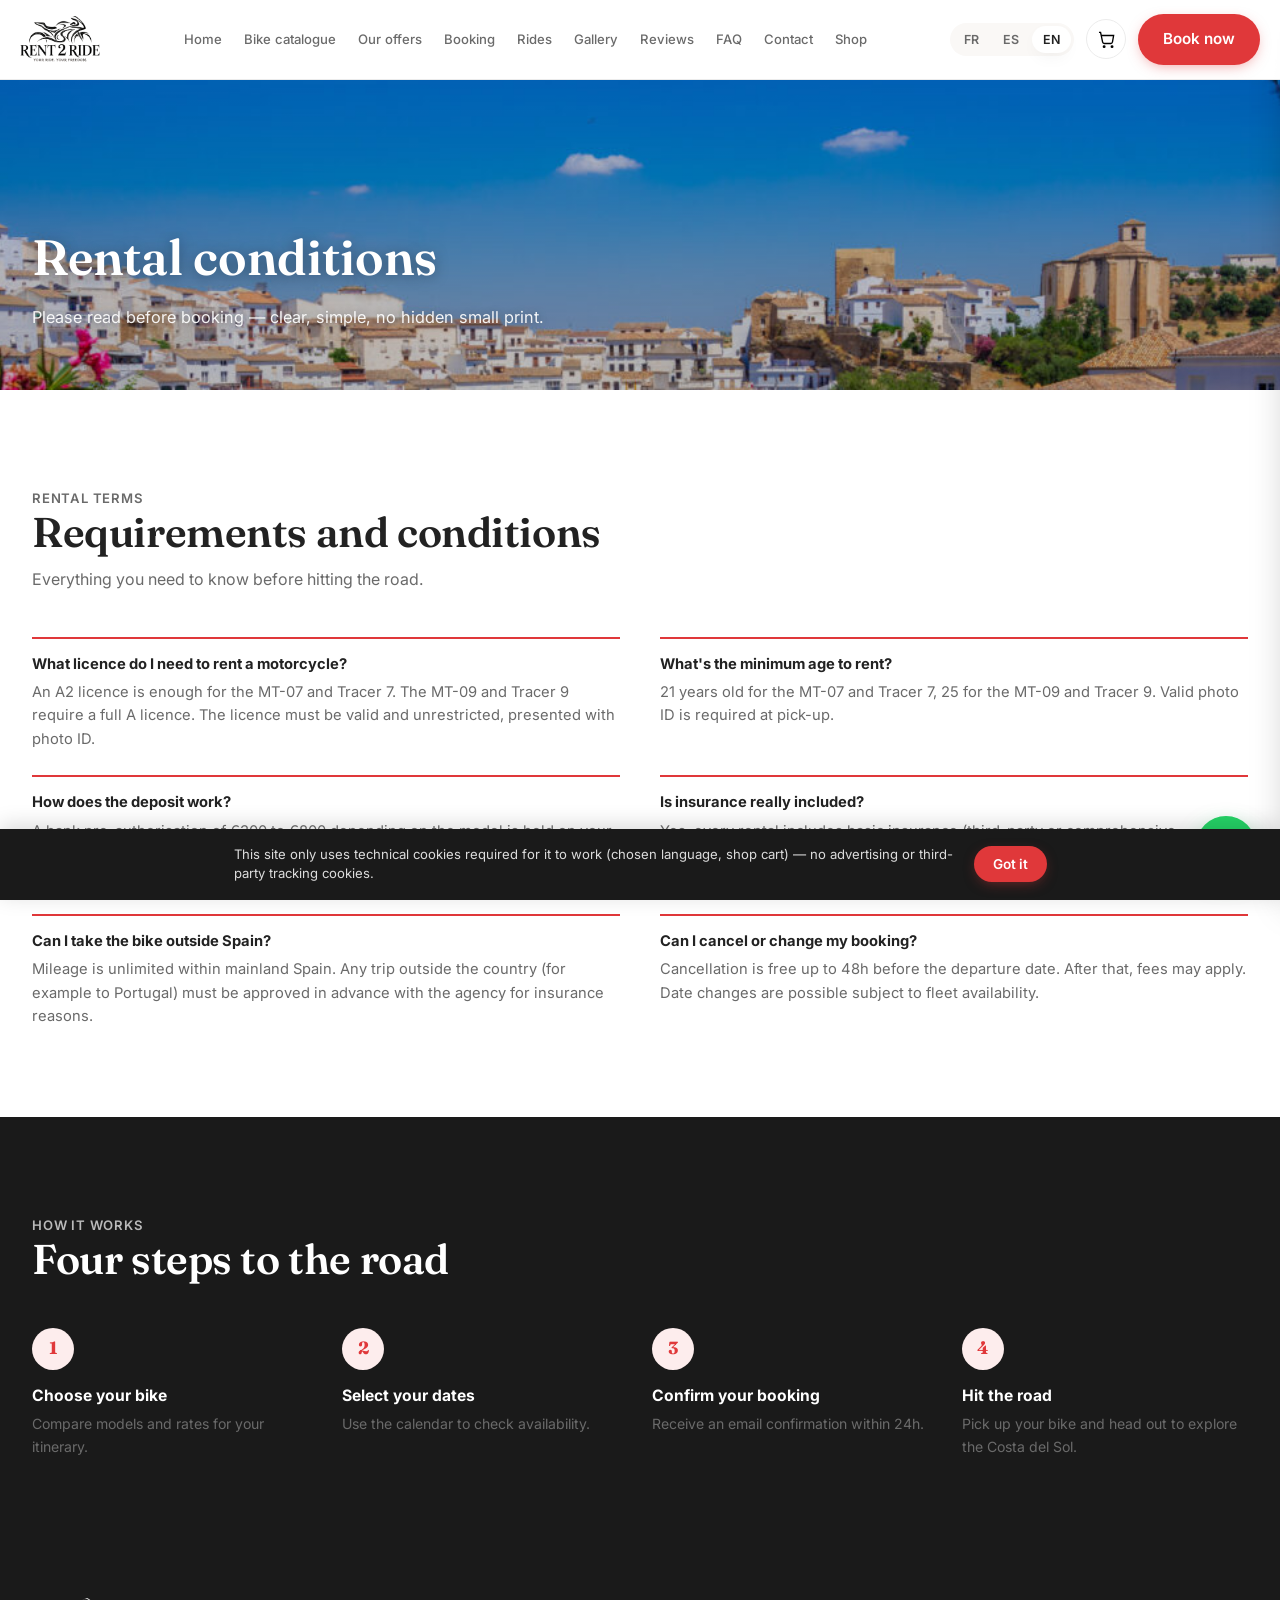
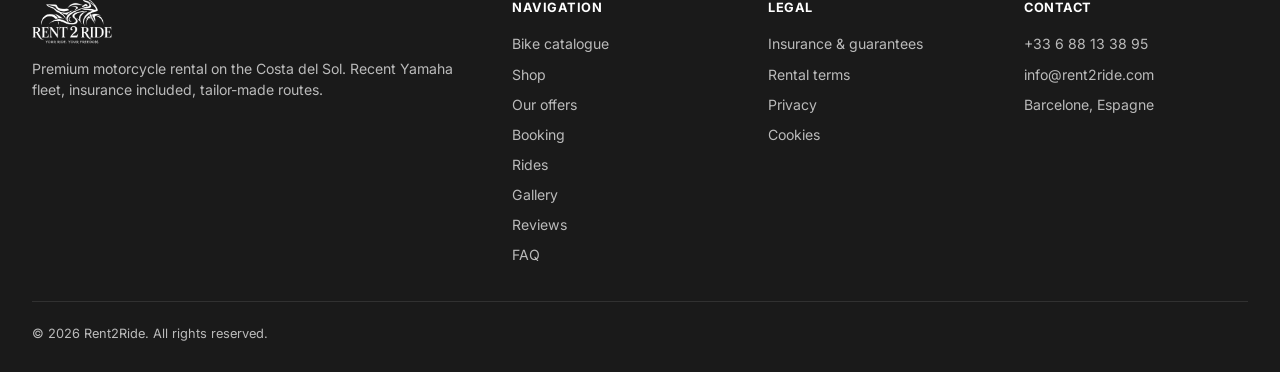
<file: conditions.html>
<!DOCTYPE html>
<html lang="fr">
<head>
<meta charset="UTF-8">
<meta name="viewport" content="width=device-width, initial-scale=1.0">
<title data-i18n="title_conditions">Conditions de location — Rent2Ride</title>
<meta name="description" content="Conditions de location de moto : permis requis, âge minimum, caution, politique de carburant, kilométrage.">
<link rel="canonical" href="https://motion3d95.github.io/Rent2Ride/conditions.html">
<meta property="og:title" content="Conditions de location — Rent2Ride">
<meta property="og:description" content="Conditions de location de moto : permis requis, âge minimum, caution, politique de carburant, kilométrage.">
<meta property="og:type" content="website">
<meta property="og:url" content="https://motion3d95.github.io/Rent2Ride/conditions.html">
<meta property="og:image" content="https://motion3d95.github.io/Rent2Ride/images/route-coast.jpg">
<meta property="og:locale" content="fr_FR">
<meta name="twitter:card" content="summary_large_image">
<meta name="twitter:title" content="Conditions de location — Rent2Ride">
<meta name="twitter:description" content="Conditions de location de moto : permis requis, âge minimum, caution, politique de carburant, kilométrage.">
<meta name="twitter:image" content="https://motion3d95.github.io/Rent2Ride/images/route-coast.jpg">
<link rel="manifest" href="./manifest.json">
<meta name="theme-color" content="#E0383A">
<link rel="icon" type="image/png" href="./favicon.png">
<link rel="preconnect" href="https://fonts.googleapis.com">
<link rel="preconnect" href="https://fonts.gstatic.com" crossorigin>
<link href="https://fonts.googleapis.com/css2?family=Fraunces:ital,opsz,wght@0,9..144,400;0,9..144,600;1,9..144,500&family=Inter:wght@400;500;600;700&display=swap" rel="stylesheet">
<link rel="stylesheet" href="./css/base.css">
<link rel="stylesheet" href="./css/components.css">
<style>
  .req-grid{ display:grid; grid-template-columns:1fr 1fr; gap:24px 40px; }
  @media (max-width:760px){ .req-grid{ grid-template-columns:1fr; } }
  .req-item{ border-top:2px solid var(--c-accent); padding-top:14px; }
  .req-item h4{ font-size:.92rem; font-weight:700; margin:0 0 6px; }
  .req-item p{ margin:0; font-size:.92rem; color:var(--c-ink-soft); line-height:1.6; }
</style>
</head>
<body>

<header class="site-header">
  <nav class="nav">
    <a href="index.html" class="logo">
      <img src="./images/logo-signature.png" alt="Rent2Ride — Your Ride. Your Freedom." class="logo-full">
    </a>
    <button class="burger" aria-label="Menu" aria-expanded="false">&#9776;</button>
    <div class="nav-links">
      <a href="index.html" data-i18n="nav_home">Accueil</a>
      <a href="catalogue.html" data-i18n="nav_fleet">Catalogue motos</a>
      <a href="offres.html" data-i18n="nav_packs">Nos offres</a>
      <a href="reservation.html" data-i18n="nav_booking">Réservation</a>
      <a href="balades.html" data-i18n="nav_rides">Balades</a>
      <a href="galerie.html" data-i18n="nav_gallery">Galerie</a>
      <a href="avis.html" data-i18n="nav_reviews">Avis clients</a>
      <a href="faq.html" data-i18n="nav_faq">FAQ</a>
      <a href="contact.html" data-i18n="nav_contact">Contact</a>
      <a href="boutique.html" data-i18n="nav_shop">Boutique</a>
      <a href="reservation.html#booking" class="btn btn-primary nav-cta" data-i18n="nav_book">Réserver</a>
    </div>
    <div class="nav-right">
      <div class="lang-switch">
        <button data-lang="fr">FR</button>
        <button data-lang="es">ES</button>
        <button data-lang="en">EN</button>
      </div>
      <button class="cart-toggle" aria-label="Panier" title="Panier">
        <svg viewBox="0 0 24 24" fill="none" stroke="currentColor" stroke-width="1.7"><circle cx="9" cy="21" r="1"/><circle cx="19" cy="21" r="1"/><path d="M2.5 3h2l2.6 12.4a2 2 0 0 0 2 1.6h8.4a2 2 0 0 0 2-1.6L21 7H6"/></svg>
        <span class="cart-badge">0</span>
      </button>
      <a href="reservation.html#booking" class="btn btn-primary" data-i18n="nav_book">Réserver</a>
    </div>
  </nav>
</header>

<section class="page-hero" style="--hero-img:url('../images/route-villages.jpg')">
  <div class="container">
    <h1 data-i18n="page_conditions_title">Conditions de location</h1>
    <p data-i18n="page_conditions_sub">À lire avant de réserver — clair, simple, sans petites lignes cachées.</p>
  </div>
</section>

<section class="section">
  <div class="container">
    <div class="section-head">
      <div>
        <p class="eyebrow" data-i18n="cond_eyebrow">CONDITIONS DE LOCATION</p>
        <h2 data-i18n="cond_title">Conditions et exigences</h2>
        <p data-i18n="cond_sub">Tout ce qu'il faut savoir avant de prendre la route.</p>
      </div>
    </div>

    <div class="req-grid">
      <div class="req-item">
        <h4 data-i18n="faq1_q">Quel permis faut-il pour louer une moto ?</h4>
        <p data-i18n="faq1_a">Un permis A2 suffit pour la MT-07 et la Tracer 7.</p>
      </div>
      <div class="req-item">
        <h4 data-i18n="faq2_q">Quel est l'âge minimum pour louer ?</h4>
        <p data-i18n="faq2_a">21 ans pour la MT-07 et la Tracer 7.</p>
      </div>
      <div class="req-item">
        <h4 data-i18n="faq3_q">Comment fonctionne la caution ?</h4>
        <p data-i18n="faq3_a">Une pré-autorisation bancaire est bloquée.</p>
      </div>
      <div class="req-item">
        <h4 data-i18n="faq4_q">L'assurance est-elle vraiment incluse ?</h4>
        <p data-i18n="faq4_a">Oui, chaque location inclut une assurance de base.</p>
      </div>
      <div class="req-item">
        <h4 data-i18n="faq6_q">Puis-je sortir d'Espagne avec la moto ?</h4>
        <p data-i18n="faq6_a">Le kilométrage est illimité sur le territoire espagnol.</p>
      </div>
      <div class="req-item">
        <h4 data-i18n="faq5_q">Puis-je annuler ou modifier ma réservation ?</h4>
        <p data-i18n="faq5_a">L'annulation est gratuite jusqu'à 48h avant.</p>
      </div>
    </div>
  </div>
</section>

<section class="section section--dark">
  <div class="container">
    <div class="section-head">
      <div>
        <p class="eyebrow" data-i18n="steps_eyebrow">COMMENT ÇA MARCHE</p>
        <h2 data-i18n="steps_title">Quatre étapes vers la route</h2>
      </div>
    </div>
    <div class="steps">
      <div class="step">
        <span class="num">1</span>
        <h4 data-i18n="step1_t">Choisissez votre moto</h4>
        <p data-i18n="step1_p">Comparez les modèles et tarifs selon votre itinéraire.</p>
      </div>
      <div class="step">
        <span class="num">2</span>
        <h4 data-i18n="step2_t">Sélectionnez vos dates</h4>
        <p data-i18n="step2_p">Utilisez le calendrier pour vérifier la disponibilité.</p>
      </div>
      <div class="step">
        <span class="num">3</span>
        <h4 data-i18n="step3_t">Confirmez votre réservation</h4>
        <p data-i18n="step3_p">Recevez une confirmation par e-mail sous 24h.</p>
      </div>
      <div class="step">
        <span class="num">4</span>
        <h4 data-i18n="step4_t">Prenez la route</h4>
        <p data-i18n="step4_p">Récupérez votre moto et partez explorer la Costa del Sol.</p>
      </div>
    </div>
  </div>
</section>

<footer class="site-footer">
  <div class="container">
    <div class="footer-grid">
      <div>
        <div class="logo" style="margin-bottom:14px;">
          <img src="./images/logo-signature.png" alt="Rent2Ride — Your Ride. Your Freedom." class="logo-full logo-full-white">
        </div>
        <p data-i18n="footer_about">Location de motos premium sur la Costa del Sol.</p>
      </div>
      <div>
        <h5 data-i18n="footer_nav_h">Navigation</h5>
        <ul>
          <li><a href="catalogue.html" data-i18n="nav_fleet">Catalogue motos</a></li>
          <li><a href="boutique.html" data-i18n="nav_shop">Boutique</a></li>
          <li><a href="offres.html" data-i18n="nav_packs">Nos offres</a></li>
          <li><a href="reservation.html" data-i18n="nav_booking">Réservation</a></li>
          <li><a href="balades.html" data-i18n="nav_rides">Balades</a></li>
          <li><a href="galerie.html" data-i18n="nav_gallery">Galerie</a></li>
          <li><a href="avis.html" data-i18n="nav_reviews">Avis clients</a></li>
          <li><a href="faq.html" data-i18n="nav_faq">FAQ</a></li>
        </ul>
      </div>
      <div>
        <h5 data-i18n="footer_legal_h">Informations légales</h5>
        <ul>
          <li><a href="assurance.html" data-i18n="nav_insurance">Assurance &amp; garanties</a></li>
          <li><a href="conditions.html" data-i18n="footer_legal_terms">Conditions de location</a></li>
          <li><a href="confidentialite.html" data-i18n="footer_legal_privacy">Confidentialité</a></li>
          <li><a href="confidentialite.html#cookies" data-i18n="footer_legal_cookies">Cookies</a></li>
        </ul>
      </div>
      <div>
        <h5 data-i18n="footer_contact_h">Contact</h5>
        <ul>
          <li>+33 6 88 13 38 95</li>
          <li>info@rent2ride.com</li>
          <li>Barcelone, Espagne</li>
        </ul>
      </div>
    </div>
    <div class="footer-bottom">
      <span>&copy; 2026 Rent2Ride. <span data-i18n="footer_rights">Tous droits réservés.</span></span>
    </div>
  </div>
</footer>

<div class="whatsapp-fab">
  <div class="whatsapp-panel" id="whatsappPanel">
    <div class="whatsapp-panel-head">
      <div class="avatar"><img src="./images/logo-header.png" alt=""></div>
      <div>
        <strong data-i18n="wa_name">Rent2Ride</strong>
        <span data-i18n="wa_status">Répond généralement en quelques minutes</span>
      </div>
    </div>
    <div class="whatsapp-panel-body">
      <div class="whatsapp-msg" data-i18n="wa_message">👋 Bonjour ! Une question ?</div>
    </div>
    <div class="whatsapp-panel-foot">
      <a id="whatsappLink" href="#" target="_blank" rel="noopener" class="btn btn-block" style="background:#25D366; color:#fff;" data-i18n="wa_cta">Démarrer la discussion</a>
    </div>
  </div>
  <button class="whatsapp-bubble" id="whatsappBubble" aria-label="WhatsApp">
    <svg viewBox="0 0 24 24" fill="currentColor"><path d="M12.04 2C6.58 2 2.13 6.45 2.13 11.91c0 1.75.46 3.39 1.26 4.81L2 22l5.42-1.36c1.36.74 2.92 1.16 4.621.16h.01c5.46 0 9.91-4.45 9.91-9.91C21.96 6.45 17.5 2 12.04 2zm0 18.06h-.01c-1.5 0-2.97-.4-4.25-1.16l-.3-.18-3.16.79.84-3.08-.2-.32a8.07 8.07 0 0 1-1.24-4.3c0-4.49 3.65-8.14 8.14-8.14 2.17 0 4.21.85 5.75 2.39a8.07 8.07 0 0 1 2.38 5.75c0 4.49-3.65 8.14-8.14 8.14zm4.47-6.1c-.25-.12-1.45-.72-1.68-.8-.22-.08-.39-.12-.55.12-.16.25-.63.8-.77.96-.14.16-.28.18-.53.06-.25-.12-1.05-.39-2-1.23-.74-.66-1.24-1.47-1.39-1.72-.14-.25-.02-.38.11-.51.11-.11.25-.28.37-.42.12-.14.16-.25.25-.41.08-.16.04-.31-.02-.43-.06-.12-.55-1.32-.75-1.81-.2-.48-.4-.41-.55-.42h-.47c-.16 0-.43.06-.65.31-.22.25-.86.84-.86 2.04 0 1.2.88 2.37 1 2.53.12.16 1.73 2.64 4.19 3.7.58.25 1.04.4 1.4.51.59.19 1.12.16 1.55.1.47-.07 1.45-.59 1.65-1.16.2-.57.2-1.06.14-1.16-.06-.1-.22-.16-.47-.28z"/></svg>
  </button>
</div>


<!-- ================= CART OVERLAY + DRAWER ================= -->
<div class="cart-overlay" id="cartOverlay"></div>
<aside class="cart-drawer" id="cartDrawer">

  <div class="cart-view" id="cartView">
    <div class="cart-drawer-head">
      <h3 data-i18n="cart_title">Votre panier</h3>
      <button class="cart-drawer-close" id="cartClose" aria-label="Fermer">&times;</button>
    </div>

    <div class="cart-empty" id="cartEmpty">
      <span style="font-size:2rem;">🛍️</span>
      <p data-i18n="cart_empty">Votre panier est vide.</p>
      <a href="boutique.html" class="btn btn-outline" data-i18n="cart_empty_cta">Voir la boutique</a>
    </div>

    <div class="cart-items" id="cartItems"></div>

    <div class="cart-drawer-footer" id="cartFooter" style="display:none;">
      <div class="cart-total-row">
        <span data-i18n="cart_subtotal">Sous-total</span>
        <span id="cartTotal">0,00 €</span>
      </div>
      <p class="cart-shipping-note" data-i18n="cart_shipping_note">Frais de livraison calculés à la confirmation.</p>
      <button class="btn btn-primary btn-block" id="cartCheckoutBtn" data-i18n="cart_checkout">Passer la commande</button>
    </div>
  </div>

  <div class="checkout-view" id="checkoutView" style="display:none;">
    <div class="cart-drawer-head">
      <h3 data-i18n="checkout_title">Finaliser la commande</h3>
      <button class="cart-drawer-close" id="cartClose2" aria-label="Fermer" onclick="closeCartDrawer()">&times;</button>
    </div>
    <div class="checkout-form">
      <p class="checkout-payment-note" data-i18n="checkout_payment_note">Le paiement en ligne sécurisé arrive bientôt. Pour l'instant, on confirme votre commande et le règlement ensemble.</p>
      <div class="checkout-error" id="checkoutError" data-i18n="checkout_required">Merci de renseigner au moins votre nom et un moyen de vous contacter (e-mail ou téléphone).</div>
      <label><span data-i18n="checkout_name">Nom complet</span>
        <input type="text" id="checkoutName" autocomplete="name" placeholder="Jean Dupont">
      </label>
      <label><span data-i18n="checkout_email">E-mail</span>
        <input type="email" id="checkoutEmail" autocomplete="email" placeholder="jean.dupont@email.com">
      </label>
      <label><span data-i18n="checkout_phone">Téléphone</span>
        <input type="tel" id="checkoutPhone" autocomplete="tel" placeholder="+33 6 12 34 56 78">
      </label>
      <label><span data-i18n="checkout_address">Adresse de livraison</span>
        <input type="text" id="checkoutAddress" autocomplete="street-address" placeholder="12 rue de la Paix, 75002 Paris">
      </label>
      <label><span data-i18n="checkout_note">Note (optionnel)</span>
        <textarea id="checkoutNote" data-i18n-placeholder="checkout_note_ph" placeholder="Précisions sur votre commande…"></textarea>
      </label>
    </div>
    <div class="checkout-actions">
      <button class="checkout-back" id="checkoutBackBtn" data-i18n="checkout_back_cart">Retour au panier</button>
      <button class="btn btn-primary btn-block" id="checkoutSendBtn" data-i18n="checkout_send_both">Envoyer ma commande</button>
    </div>
  </div>

</aside>

<!-- ================= COOKIE BANNER ================= -->
<div class="cookie-banner" id="cookieBanner" style="display:none;">
  <p data-i18n="cookie_text">Ce site utilise uniquement des cookies techniques nécessaires à son fonctionnement (langue choisie, panier boutique) — aucun cookie publicitaire ni traceur tiers. <a href="confidentialite.html#cookies">En savoir plus</a></p>
  <button id="cookieAccept" class="btn btn-primary btn-sm" data-i18n="cookie_accept">J'ai compris</button>
</div>

<script src="./js/i18n.js"></script>
<script src="./js/main.js"></script>
</body>
</html>
</file>
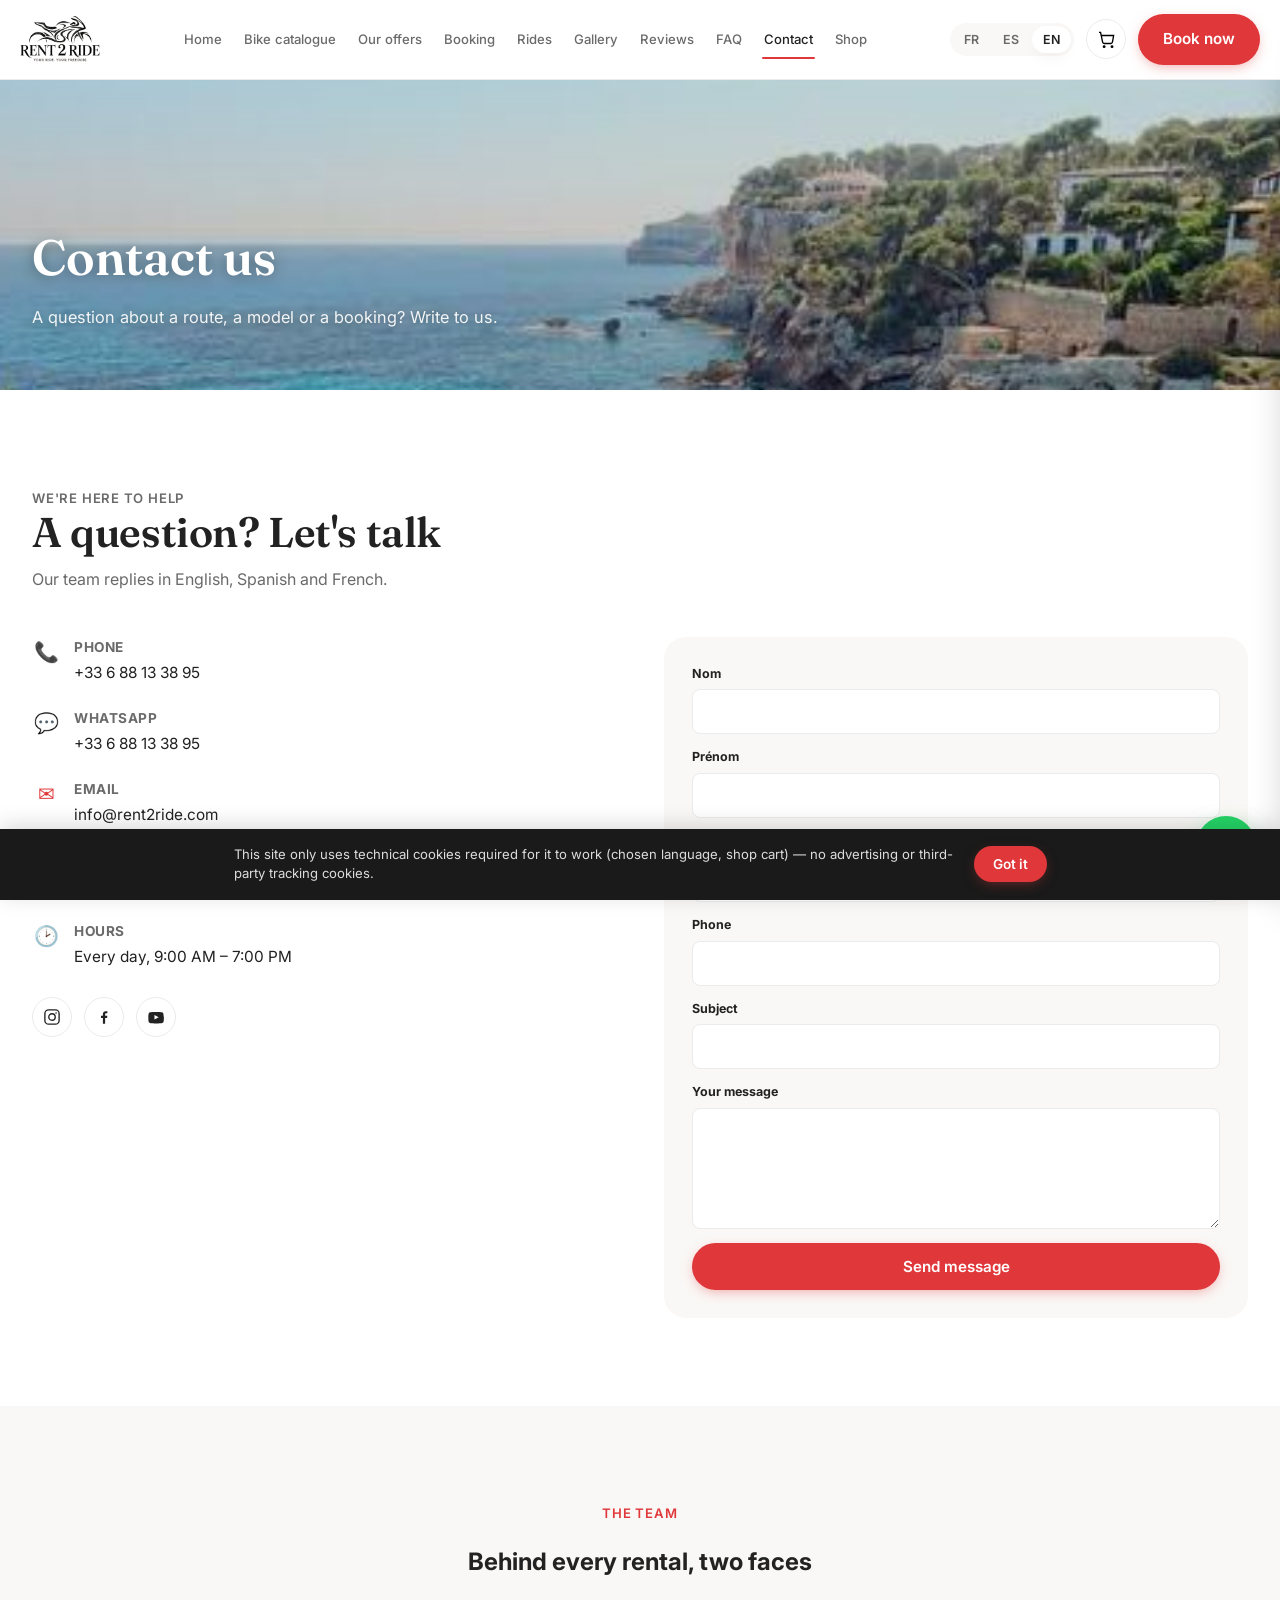
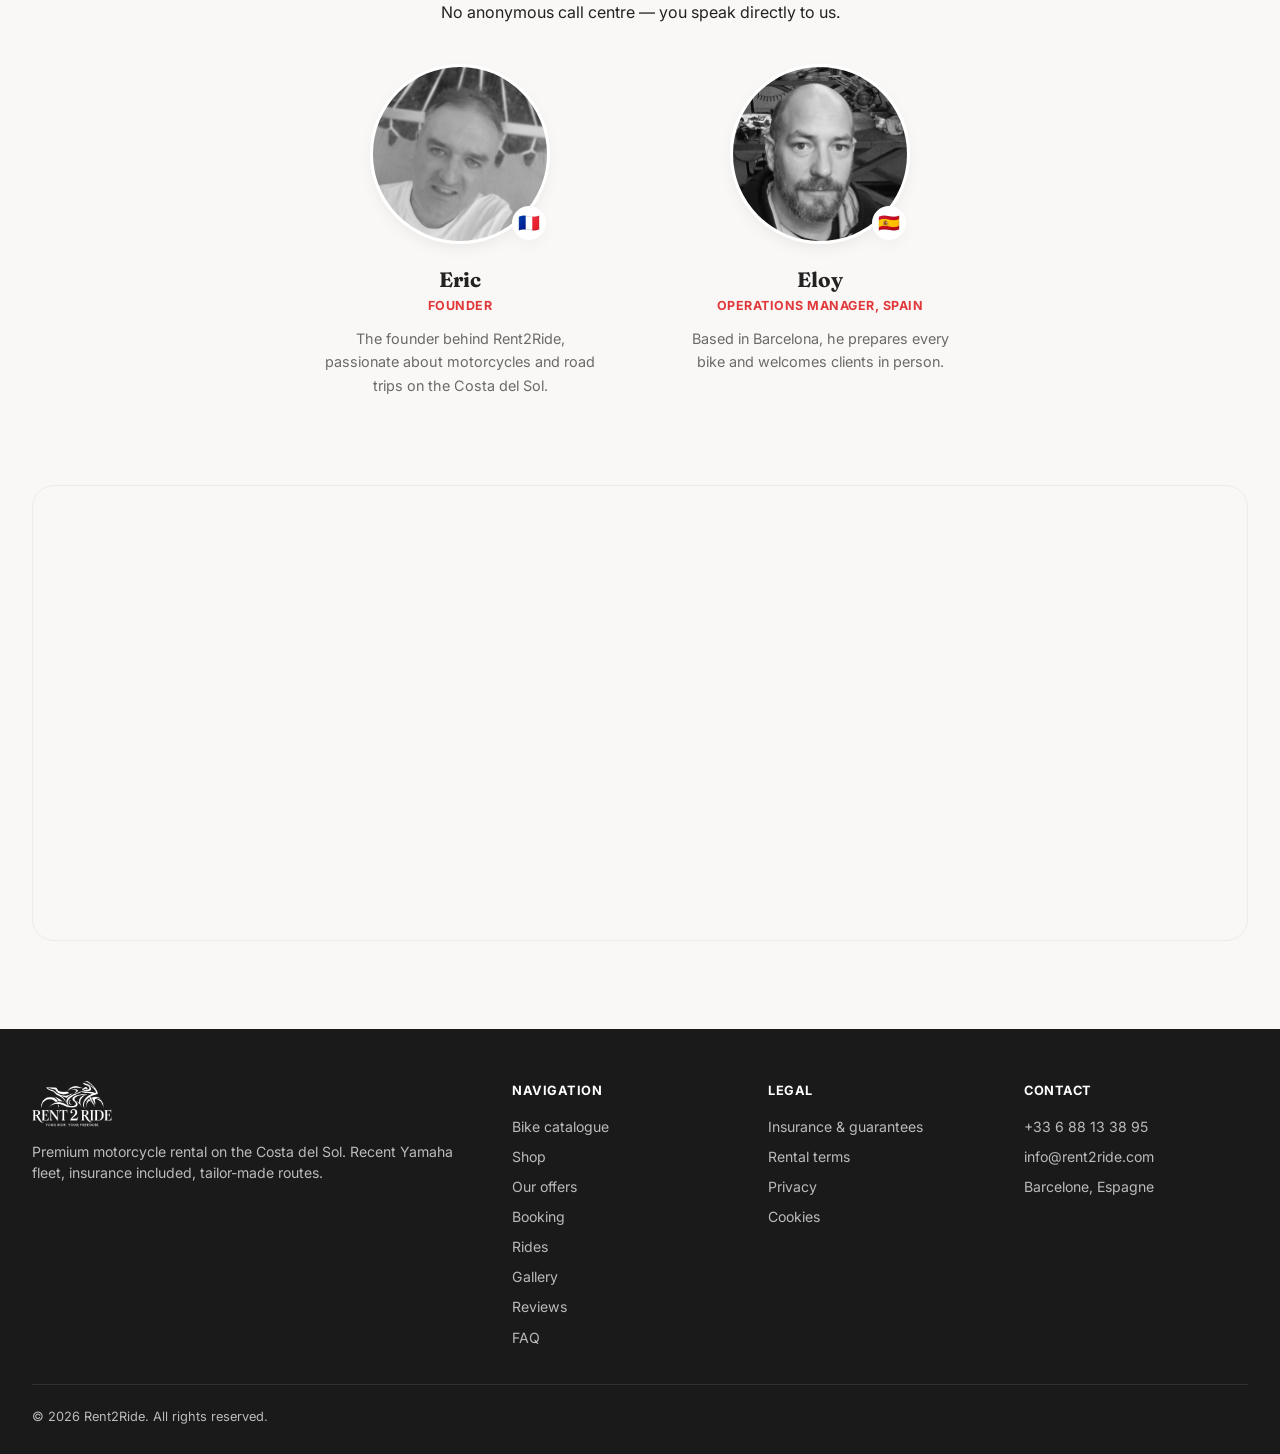
<file: contact.html>
<!DOCTYPE html>
<html lang="fr">
<head>
<meta charset="UTF-8">
<meta name="viewport" content="width=device-width, initial-scale=1.0">
<title data-i18n="title_contact">Contact — Rent2Ride</title>
<meta name="description" content="Contactez Rent2Ride pour toute question sur la location de moto, par téléphone, WhatsApp ou e-mail.">
<link rel="canonical" href="https://motion3d95.github.io/Rent2Ride/contact.html">
<meta property="og:title" content="Contact — Rent2Ride">
<meta property="og:description" content="Contactez Rent2Ride pour toute question sur la location de moto, par téléphone, WhatsApp ou e-mail.">
<meta property="og:type" content="website">
<meta property="og:url" content="https://motion3d95.github.io/Rent2Ride/contact.html">
<meta property="og:image" content="https://motion3d95.github.io/Rent2Ride/images/route-coast.jpg">
<meta property="og:locale" content="fr_FR">
<meta name="twitter:card" content="summary_large_image">
<meta name="twitter:title" content="Contact — Rent2Ride">
<meta name="twitter:description" content="Contactez Rent2Ride pour toute question sur la location de moto, par téléphone, WhatsApp ou e-mail.">
<meta name="twitter:image" content="https://motion3d95.github.io/Rent2Ride/images/route-coast.jpg">
<link rel="manifest" href="./manifest.json">
<meta name="theme-color" content="#E0383A">
<link rel="icon" type="image/png" href="./favicon.png">
<link rel="preconnect" href="https://fonts.googleapis.com">
<link rel="preconnect" href="https://fonts.gstatic.com" crossorigin>
<link href="https://fonts.googleapis.com/css2?family=Fraunces:ital,opsz,wght@0,9..144,400;0,9..144,600;1,9..144,500&family=Inter:wght@400;500;600;700&display=swap" rel="stylesheet">
<link rel="stylesheet" href="./css/base.css">
<link rel="stylesheet" href="./css/components.css">
</head>
<body>

<header class="site-header">
  <nav class="nav">
    <a href="index.html" class="logo">
      <img src="./images/logo-signature.png" alt="Rent2Ride — Your Ride. Your Freedom." class="logo-full">
    </a>
    <button class="burger" aria-label="Menu" aria-expanded="false">&#9776;</button>
    <div class="nav-links">
      <a href="index.html" data-i18n="nav_home">Accueil</a>
      <a href="catalogue.html" data-i18n="nav_fleet">Catalogue motos</a>
      <a href="offres.html" data-i18n="nav_packs">Nos offres</a>
      <a href="reservation.html" data-i18n="nav_booking">Réservation</a>
      <a href="balades.html" data-i18n="nav_rides">Balades</a>
      <a href="galerie.html" data-i18n="nav_gallery">Galerie</a>
      <a href="avis.html" data-i18n="nav_reviews">Avis clients</a>
      <a href="faq.html" data-i18n="nav_faq">FAQ</a>
      <a href="contact.html" class="active" data-i18n="nav_contact">Contact</a>
      <a href="boutique.html" data-i18n="nav_shop">Boutique</a>
      <a href="reservation.html#booking" class="btn btn-primary nav-cta" data-i18n="nav_book">Réserver</a>
    </div>
    <div class="nav-right">
      <div class="lang-switch">
        <button data-lang="fr">FR</button>
        <button data-lang="es">ES</button>
        <button data-lang="en">EN</button>
      </div>
      <button class="cart-toggle" aria-label="Panier" title="Panier">
        <svg viewBox="0 0 24 24" fill="none" stroke="currentColor" stroke-width="1.7"><circle cx="9" cy="21" r="1"/><circle cx="19" cy="21" r="1"/><path d="M2.5 3h2l2.6 12.4a2 2 0 0 0 2 1.6h8.4a2 2 0 0 0 2-1.6L21 7H6"/></svg>
        <span class="cart-badge">0</span>
      </button>
      <a href="reservation.html#booking" class="btn btn-primary" data-i18n="nav_book">Réserver</a>
    </div>
  </nav>
</header>

<section class="page-hero" style="--hero-img:url('../images/route-coast.jpg')">
  <div class="container">
    <h1 data-i18n="page_contact_title">Contactez-nous</h1>
    <p data-i18n="page_contact_sub">Une question sur une route, un modèle ou une réservation ? Écrivez-nous.</p>
  </div>
</section>

<section class="section">
  <div class="container">
    <div class="section-head">
      <div>
        <p class="eyebrow" data-i18n="contact_eyebrow">À VOTRE ÉCOUTE</p>
        <h2 data-i18n="contact_title">Une question ? Parlons-en</h2>
        <p data-i18n="contact_sub">Notre équipe répond en français, espagnol et anglais.</p>
      </div>
    </div>

    <div class="contact-grid">

      <div class="contact-info">
        <div class="contact-item">
          <span class="ico">&#128222;</span>
          <div><h4 data-i18n="contact_phone_l">Téléphone</h4><p>+33 6 88 13 38 95</p></div>
        </div>
        <div class="contact-item">
          <span class="ico">&#128172;</span>
          <div><h4 data-i18n="contact_whatsapp_l">WhatsApp</h4><p><a id="contactWhatsappLink" href="#" target="_blank" rel="noopener">+33 6 88 13 38 95</a></p></div>
        </div>
        <div class="contact-item">
          <span class="ico">&#9993;</span>
          <div><h4 data-i18n="contact_mail_l">E-mail</h4><p>info@rent2ride.com</p></div>
        </div>
        <div class="contact-item">
          <span class="ico">&#128205;</span>
          <div><h4 data-i18n="contact_addr_l">Agence</h4><p data-i18n="contact_addr_v">Barcelone, Espagne</p></div>
        </div>
        <div class="contact-item">
          <span class="ico">&#128337;</span>
          <div><h4 data-i18n="contact_hours_l">Horaires</h4><p data-i18n="contact_hours_v">Tous les jours, 9h00 – 19h00</p></div>
        </div>
        <div class="social-row">
          <a href="#" aria-label="Instagram">
            <svg viewBox="0 0 24 24" fill="none" stroke="currentColor" stroke-width="1.8"><rect x="2.5" y="2.5" width="19" height="19" rx="5"/><circle cx="12" cy="12" r="4.3"/><circle cx="17.4" cy="6.6" r="1.1" fill="currentColor" stroke="none"/></svg>
          </a>
          <a href="#" aria-label="Facebook">
            <svg viewBox="0 0 24 24" fill="currentColor"><path d="M13.5 21v-7.6h2.55l.38-2.96h-2.93V8.56c0-.86.24-1.44 1.47-1.44h1.57V4.47C16.2 4.4 15.3 4.32 14.25 4.32c-2.2 0-3.7 1.34-3.7 3.8v2.32H8v2.96h2.55V21h2.95Z"/></svg>
          </a>
          <a href="#" aria-label="YouTube">
            <svg viewBox="0 0 24 24" fill="currentColor"><path d="M22 8.6s-.2-1.5-.83-2.15c-.8-.85-1.68-.85-2.1-.9C16.1 5.3 12 5.3 12 5.3h-.02s-4.1 0-7.07.25c-.42.05-1.3.05-2.1.9C2.2 7.1 2 8.6 2 8.6S1.8 10.36 1.8 12.13v1.65C1.8 15.55 2 17.3 2 17.3s.2 1.5.83 2.15c.8.85 1.85.82 2.32.91 1.68.16 7.15.25 7.15.25s4.1-.01 7.07-.26c.42-.05 1.3-.05 2.1-.9.63-.65.83-2.15.83-2.15s.2-1.76.2-3.52v-1.65C22 10.36 22 8.6 22 8.6ZM9.95 15.3V9.4l5.6 2.96-5.6 2.94Z"/></svg>
          </a>
        </div>
      </div>

      <form class="contact-form" id="contactForm">
        <div class="field">
          <label for="cLastName" data-i18n="form_lastname">Nom</label>
          <input type="text" id="cLastName" name="last_name" required>
        </div>
        <div class="field">
          <label for="cFirstName" data-i18n="form_firstname">Prénom</label>
          <input type="text" id="cFirstName" name="first_name" required>
        </div>
        <div class="field">
          <label for="cEmail" data-i18n="form_email">E-mail</label>
          <input type="email" id="cEmail" name="email" required>
        </div>
        <div class="field">
          <label for="cPhone" data-i18n="form_phone">Numéro de téléphone</label>
          <input type="tel" id="cPhone" name="phone" required>
        </div>
        <div class="field">
          <label for="cSubject" data-i18n="contact_form_subject">Sujet</label>
          <input type="text" id="cSubject" name="subject" required>
        </div>
        <div class="field">
          <label for="cMessage" data-i18n="contact_form_message">Votre message</label>
          <textarea id="cMessage" name="message" rows="5" required></textarea>
        </div>
        <!-- See README for how to connect this form to a real email service -->
        <button type="submit" class="btn btn-primary btn-block" data-i18n="contact_form_send">Envoyer le message</button>
        <div class="form-success" id="contactSuccess" data-i18n="contact_form_success">Merci !</div>
      </form>

    </div>
  </div>
</section>

<!-- ================= L'ÉQUIPE — signe de confiance ================= -->
<section class="section section--cream">
  <div class="container">
    <div class="section-head-center" style="margin-bottom:40px;">
      <p class="eyebrow" data-i18n="team_eyebrow">L'ÉQUIPE</p>
      <h2 data-i18n="team_title">Derrière chaque location, deux visages</h2>
      <p data-i18n="team_sub">Pas de centre d'appel anonyme : vous parlez directement à nous.</p>
    </div>

    <div class="team-grid">
      <div class="team-card">
        <div class="team-photo"><img src="./images/team-rico.jpg" alt="Eric, fondateur Rent2Ride"><span class="team-flag" title="France">🇫🇷</span></div>
        <h3 data-i18n="team_rico_name">Eric</h3>
        <p class="team-role" data-i18n="team_rico_role">Fondateur</p>
        <p class="team-bio" data-i18n="team_rico_bio">À l'origine du projet Rent2Ride, passionné de moto et de road trips sur la Costa del Sol.</p>
      </div>
      <div class="team-card">
        <div class="team-photo"><img src="./images/team-eloy.jpg" alt="Eloy, responsable opérations Rent2Ride"><span class="team-flag" title="España">🇪🇸</span></div>
        <h3 data-i18n="team_eloy_name">Eloy</h3>
        <p class="team-role" data-i18n="team_eloy_role">Responsable opérations, Espagne</p>
        <p class="team-bio" data-i18n="team_eloy_bio">Sur place à Málaga, il prépare chaque moto et accueille les clients en personne.</p>
      </div>
    </div>
  </div>
</section>

<section class="section section--cream" style="padding-top:0;">
  <div class="container">
    <div style="border-radius:var(--radius-lg); overflow:hidden; border:1px solid var(--c-border); aspect-ratio:16/6;">
      <!-- MAP SLOT: replace this iframe src with your real Google Maps embed -->
      <iframe
        src="https://www.google.com/maps?q=San+Pedro+de+Alc%C3%A1ntara,+M%C3%A1laga,+Spain&output=embed"
        width="100%" height="100%" style="border:0;"
        loading="lazy" referrerpolicy="no-referrer-when-downgrade"
        title="Rent2Ride location">
      </iframe>
    </div>
  </div>
</section>

<footer class="site-footer">
  <div class="container">
    <div class="footer-grid">
      <div>
        <div class="logo" style="margin-bottom:14px;">
          <img src="./images/logo-signature.png" alt="Rent2Ride — Your Ride. Your Freedom." class="logo-full logo-full-white">
        </div>
        <p data-i18n="footer_about">Location de motos premium sur la Costa del Sol.</p>
      </div>
      <div>
        <h5 data-i18n="footer_nav_h">Navigation</h5>
        <ul>
          <li><a href="catalogue.html" data-i18n="nav_fleet">Catalogue motos</a></li>
          <li><a href="boutique.html" data-i18n="nav_shop">Boutique</a></li>
          <li><a href="offres.html" data-i18n="nav_packs">Nos offres</a></li>
          <li><a href="reservation.html" data-i18n="nav_booking">Réservation</a></li>
          <li><a href="balades.html" data-i18n="nav_rides">Balades</a></li>
          <li><a href="galerie.html" data-i18n="nav_gallery">Galerie</a></li>
          <li><a href="avis.html" data-i18n="nav_reviews">Avis clients</a></li>
          <li><a href="faq.html" data-i18n="nav_faq">FAQ</a></li>
        </ul>
      </div>
      <div>
        <h5 data-i18n="footer_legal_h">Informations légales</h5>
        <ul>
          <li><a href="assurance.html" data-i18n="nav_insurance">Assurance &amp; garanties</a></li>
          <li><a href="conditions.html" data-i18n="footer_legal_terms">Conditions de location</a></li>
          <li><a href="confidentialite.html" data-i18n="footer_legal_privacy">Confidentialité</a></li>
          <li><a href="confidentialite.html#cookies" data-i18n="footer_legal_cookies">Cookies</a></li>
        </ul>
      </div>
      <div>
        <h5 data-i18n="footer_contact_h">Contact</h5>
        <ul>
          <li>+33 6 88 13 38 95</li>
          <li>info@rent2ride.com</li>
          <li>Barcelone, Espagne</li>
        </ul>
      </div>
    </div>
    <div class="footer-bottom">
      <span>&copy; 2026 Rent2Ride. <span data-i18n="footer_rights">Tous droits réservés.</span></span>
    </div>
  </div>
</footer>

<div class="whatsapp-fab">
  <div class="whatsapp-panel" id="whatsappPanel">
    <div class="whatsapp-panel-head">
      <div class="avatar"><img src="./images/logo-header.png" alt=""></div>
      <div>
        <strong data-i18n="wa_name">Rent2Ride</strong>
        <span data-i18n="wa_status">Répond généralement en quelques minutes</span>
      </div>
    </div>
    <div class="whatsapp-panel-body">
      <div class="whatsapp-msg" data-i18n="wa_message">👋 Bonjour ! Une question ?</div>
    </div>
    <div class="whatsapp-panel-foot">
      <a id="whatsappLink" href="#" target="_blank" rel="noopener" class="btn btn-block" style="background:#25D366; color:#fff;" data-i18n="wa_cta">Démarrer la discussion</a>
    </div>
  </div>
  <button class="whatsapp-bubble" id="whatsappBubble" aria-label="WhatsApp">
    <svg viewBox="0 0 24 24" fill="currentColor"><path d="M12.04 2C6.58 2 2.13 6.45 2.13 11.91c0 1.75.46 3.39 1.26 4.81L2 22l5.42-1.36c1.36.74 2.92 1.16 4.621.16h.01c5.46 0 9.91-4.45 9.91-9.91C21.96 6.45 17.5 2 12.04 2zm0 18.06h-.01c-1.5 0-2.97-.4-4.25-1.16l-.3-.18-3.16.79.84-3.08-.2-.32a8.07 8.07 0 0 1-1.24-4.3c0-4.49 3.65-8.14 8.14-8.14 2.17 0 4.21.85 5.75 2.39a8.07 8.07 0 0 1 2.38 5.75c0 4.49-3.65 8.14-8.14 8.14zm4.47-6.1c-.25-.12-1.45-.72-1.68-.8-.22-.08-.39-.12-.55.12-.16.25-.63.8-.77.96-.14.16-.28.18-.53.06-.25-.12-1.05-.39-2-1.23-.74-.66-1.24-1.47-1.39-1.72-.14-.25-.02-.38.11-.51.11-.11.25-.28.37-.42.12-.14.16-.25.25-.41.08-.16.04-.31-.02-.43-.06-.12-.55-1.32-.75-1.81-.2-.48-.4-.41-.55-.42h-.47c-.16 0-.43.06-.65.31-.22.25-.86.84-.86 2.04 0 1.2.88 2.37 1 2.53.12.16 1.73 2.64 4.19 3.7.58.25 1.04.4 1.4.51.59.19 1.12.16 1.55.1.47-.07 1.45-.59 1.65-1.16.2-.57.2-1.06.14-1.16-.06-.1-.22-.16-.47-.28z"/></svg>
  </button>
</div>


<!-- ================= CART OVERLAY + DRAWER ================= -->
<div class="cart-overlay" id="cartOverlay"></div>
<aside class="cart-drawer" id="cartDrawer">

  <div class="cart-view" id="cartView">
    <div class="cart-drawer-head">
      <h3 data-i18n="cart_title">Votre panier</h3>
      <button class="cart-drawer-close" id="cartClose" aria-label="Fermer">&times;</button>
    </div>

    <div class="cart-empty" id="cartEmpty">
      <span style="font-size:2rem;">🛍️</span>
      <p data-i18n="cart_empty">Votre panier est vide.</p>
      <a href="boutique.html" class="btn btn-outline" data-i18n="cart_empty_cta">Voir la boutique</a>
    </div>

    <div class="cart-items" id="cartItems"></div>

    <div class="cart-drawer-footer" id="cartFooter" style="display:none;">
      <div class="cart-total-row">
        <span data-i18n="cart_subtotal">Sous-total</span>
        <span id="cartTotal">0,00 €</span>
      </div>
      <p class="cart-shipping-note" data-i18n="cart_shipping_note">Frais de livraison calculés à la confirmation.</p>
      <button class="btn btn-primary btn-block" id="cartCheckoutBtn" data-i18n="cart_checkout">Passer la commande</button>
    </div>
  </div>

  <div class="checkout-view" id="checkoutView" style="display:none;">
    <div class="cart-drawer-head">
      <h3 data-i18n="checkout_title">Finaliser la commande</h3>
      <button class="cart-drawer-close" id="cartClose2" aria-label="Fermer" onclick="closeCartDrawer()">&times;</button>
    </div>
    <div class="checkout-form">
      <p class="checkout-payment-note" data-i18n="checkout_payment_note">Le paiement en ligne sécurisé arrive bientôt. Pour l'instant, on confirme votre commande et le règlement ensemble.</p>
      <div class="checkout-error" id="checkoutError" data-i18n="checkout_required">Merci de renseigner au moins votre nom et un moyen de vous contacter (e-mail ou téléphone).</div>
      <label><span data-i18n="checkout_name">Nom complet</span>
        <input type="text" id="checkoutName" autocomplete="name" placeholder="Jean Dupont">
      </label>
      <label><span data-i18n="checkout_email">E-mail</span>
        <input type="email" id="checkoutEmail" autocomplete="email" placeholder="jean.dupont@email.com">
      </label>
      <label><span data-i18n="checkout_phone">Téléphone</span>
        <input type="tel" id="checkoutPhone" autocomplete="tel" placeholder="+33 6 12 34 56 78">
      </label>
      <label><span data-i18n="checkout_address">Adresse de livraison</span>
        <input type="text" id="checkoutAddress" autocomplete="street-address" placeholder="12 rue de la Paix, 75002 Paris">
      </label>
      <label><span data-i18n="checkout_note">Note (optionnel)</span>
        <textarea id="checkoutNote" data-i18n-placeholder="checkout_note_ph" placeholder="Précisions sur votre commande…"></textarea>
      </label>
    </div>
    <div class="checkout-actions">
      <button class="checkout-back" id="checkoutBackBtn" data-i18n="checkout_back_cart">Retour au panier</button>
      <button class="btn btn-primary btn-block" id="checkoutSendBtn" data-i18n="checkout_send_both">Envoyer ma commande</button>
    </div>
  </div>

</aside>

<!-- ================= COOKIE BANNER ================= -->
<div class="cookie-banner" id="cookieBanner" style="display:none;">
  <p data-i18n="cookie_text">Ce site utilise uniquement des cookies techniques nécessaires à son fonctionnement (langue choisie, panier boutique) — aucun cookie publicitaire ni traceur tiers. <a href="confidentialite.html#cookies">En savoir plus</a></p>
  <button id="cookieAccept" class="btn btn-primary btn-sm" data-i18n="cookie_accept">J'ai compris</button>
</div>

<script src="./js/i18n.js"></script>
<script src="./js/main.js"></script>
<script>
  // Wire the inline WhatsApp text link in the contact details to the same number/message
  document.addEventListener("DOMContentLoaded", () => {
    const link = document.getElementById("contactWhatsappLink");
    const widgetLink = document.getElementById("whatsappLink");
    if (link && widgetLink){
      // small delay so updateWhatsAppLink() in main.js has run first
      setTimeout(() => { link.href = widgetLink.href; }, 50);
    }
  });
</script>
</body>
</html>
</file>
<file: css/base.css>
/* =========================================================
   RENT2RIDE — PREMIUM EDITION
   style.css — Part 1: Design tokens, reset, base, header
   ---------------------------------------------------------
   DESIGN TOKENS (edit these to re-theme the whole site)
   ========================================================= */
:root{
  /* Colors — Airbnb-inspired: clean white/cream base, one vivid accent */
  --c-bg:          #FFFFFF;   /* page background */
  --c-bg-cream:    #FAF8F6;   /* alternating section background */
  --c-card:        #FFFFFF;   /* card background */
  --c-border:      #EBEBEB;   /* hairline borders */
  --c-ink:         #222222;   /* primary text */
  --c-ink-soft:    #6A6A6A;   /* secondary/muted text */
  --c-ink-faint:   #9A9A9A;   /* tertiary text, placeholders */

  --c-accent:      #E0383A;   /* primary accent — vivid coral-red */
  --c-accent-dark: #C32A2C;   /* accent hover/active */
  --c-accent-soft: #FDEDED;   /* accent tint background (badges, highlights) */

  --c-gold:        #B98B4E;   /* secondary accent — used sparingly (ratings, premium badges) */
  --c-success:     #1E8E5A;   /* confirmations, included-features check */
  --c-success-soft:#E9F6EF;

  --c-dark:        #1A1A1A;   /* footer, dark sections */
  --c-dark-soft:   #2B2B2B;

  /* Type */
  --f-display: 'Fraunces', Georgia, serif;       /* headlines — warm serif, premium feel */
  --f-body:    'Inter', -apple-system, 'Segoe UI', sans-serif; /* everything else */

  /* Scale */
  --radius-sm: 8px;
  --radius-md: 14px;
  --radius-lg: 22px;
  --radius-pill: 999px;

  --shadow-card:    0 6px 20px -8px rgba(0,0,0,.12);
  --shadow-card-hover: 0 16px 40px -12px rgba(0,0,0,.18);
  --shadow-popover: 0 12px 36px -8px rgba(0,0,0,.22);

  --container: 1280px;
  --container-narrow: 920px;
}

*{ box-sizing:border-box; }
html{ scroll-behavior:smooth; max-width:100%; overflow-x:hidden; }
body{
  margin:0;
  font-family:var(--f-body);
  color:var(--c-ink);
  background:var(--c-bg);
  -webkit-font-smoothing:antialiased;
  line-height:1.5;
}
img{ max-width:100%; display:block; }
a{ color:inherit; text-decoration:none; }
button{ font-family:inherit; }
.container{ max-width:var(--container); margin:0 auto; padding:0 32px; }
.container-narrow{ max-width:var(--container-narrow); margin:0 auto; padding:0 32px; }

@media (max-width:640px){
  .container, .container-narrow{ padding:0 20px; }
}

@media (prefers-reduced-motion: reduce){
  *{ animation-duration:.001ms !important; transition-duration:.001ms !important; scroll-behavior:auto !important; }
}

:focus-visible{ outline:2px solid var(--c-accent); outline-offset:2px; border-radius:4px; }

/* =========================================================
   BUTTONS
   ========================================================= */
.btn{
  display:inline-flex; align-items:center; justify-content:center; gap:8px;
  font-family:var(--f-body); font-weight:600; font-size:.95rem;
  padding:13px 24px;
  border-radius:var(--radius-pill);
  border:1px solid transparent;
  cursor:pointer;
  transition:transform .15s ease, box-shadow .15s ease, background .2s, color .2s, border-color .2s;
  white-space:nowrap;
}
.btn:active{ transform:scale(.98); }
.btn-primary{
  background:var(--c-accent); color:#fff;
  box-shadow:0 4px 14px -4px rgba(224,56,58,.5);
}
.btn-primary:hover{ background:var(--c-accent-dark); }
.btn-outline{
  background:#fff; color:var(--c-ink); border-color:var(--c-ink);
}
.btn-outline:hover{ background:var(--c-ink); color:#fff; }
.btn-ghost{
  background:transparent; color:var(--c-ink); border-color:var(--c-border);
}
.btn-ghost:hover{ border-color:var(--c-ink); }
.btn-dark{ background:var(--c-dark); color:#fff; }
.btn-dark:hover{ background:var(--c-dark-soft); }
.btn-sm{ padding:9px 18px; font-size:.85rem; }
.btn-lg{ padding:16px 32px; font-size:1.05rem; }
.btn-block{ width:100%; }
.btn[disabled]{ opacity:.5; cursor:not-allowed; }

/* =========================================================
   HEADER / NAV
   ========================================================= */
.site-header{
  position:sticky; top:0; z-index:100;
  background:rgba(255,255,255,.92);
  backdrop-filter:blur(10px);
  border-bottom:1px solid var(--c-border);
}
.nav{
  display:flex; align-items:center; justify-content:space-between;
  padding:14px 20px;
  max-width:var(--container); margin:0 auto;
  gap:12px;
}
.logo{
  display:flex; align-items:center; gap:8px;
  white-space:nowrap; flex-shrink:0;
}
.logo-mark{
  width:36px; height:36px; border-radius:50%;
  overflow:hidden; flex-shrink:0;
  display:flex; align-items:center; justify-content:center;
}
.logo-mark img{ width:100%; height:100%; object-fit:cover; }
.logo-text{ display:flex; flex-direction:column; line-height:1.05; }
.logo-text strong{
  font-family:var(--f-display); font-size:1rem; font-weight:600; letter-spacing:-.01em;
}
.logo-text span{ font-size:.58rem; color:var(--c-ink-faint); letter-spacing:.12em; text-transform:uppercase; }

/* Nouveau logo complet (icône + RENT2RIDE + slogan intégrés dans l'image) */
.logo-full{
  height:46px; width:auto; display:block;
}
.logo-full-white{
  filter:brightness(0) invert(1); /* logo noir -> blanc, pour le footer sombre */
}

.nav-links{
  display:flex; align-items:center; gap:18px;
  font-size:.82rem; font-weight:500;
  flex-wrap:nowrap;
  flex:1; justify-content:center;
}
.nav-links a{
  position:relative; padding:6px 2px; color:var(--c-ink-soft);
  transition:color .2s;
}
.nav-links a:hover, .nav-links a.active{ color:var(--c-ink); }
.nav-links a.active::after{
  content:""; position:absolute; left:0; right:0; bottom:-4px; height:2px;
  background:var(--c-accent); border-radius:2px;
}
.nav-links .nav-cta{ display:none; }

.nav-right{ display:flex; align-items:center; gap:12px; }

.lang-switch{
  display:flex; gap:2px;
  background:var(--c-bg-cream); border-radius:var(--radius-pill); padding:3px;
}
.lang-switch button{
  background:transparent; border:0;
  color:var(--c-ink-soft); font-size:.78rem; font-weight:600;
  padding:6px 11px; border-radius:var(--radius-pill); cursor:pointer;
  transition:all .15s;
}
.lang-switch button:hover{ color:var(--c-ink); }
.lang-switch button.active{ background:#fff; color:var(--c-ink); box-shadow:var(--shadow-card); }

.burger{
  display:none; background:none; border:0; color:var(--c-ink);
  font-size:1.5rem; cursor:pointer; line-height:1;
}

@media (max-width:1100px){
  .nav-links{
    display:none;
    position:absolute; top:100%; left:0; right:0;
    background:#fff;
    flex-direction:column; align-items:flex-start;
    padding:20px 24px 28px; gap:18px;
    border-top:1px solid var(--c-border);
    box-shadow:var(--shadow-popover);
  }
  .nav-links.open{ display:flex; }
  .burger{ display:block; }
  .nav-right .btn-primary{ display:none; }
  .nav-links .nav-cta{ display:block; margin-top:6px; }
}
@media (max-width:420px){
  .nav{ padding:14px 16px; gap:8px; }
  .logo-text strong{ font-size:1rem; }
  .logo-text span{ font-size:.56rem; }
  .lang-switch button{ padding:5px 8px; font-size:.72rem; }
}

/* =========================================================
   AJUSTEMENTS MOBILE / TABLETTE — confort de lecture et de saisie
   ========================================================= */
@media (max-width:640px){
  /* Empêche le zoom automatique iOS Safari quand on touche un champ
     (déclenché par tout champ dont la police fait moins de 16px) */
  .field select, .field input, .field textarea,
  .checkout-form input, .checkout-form textarea{
    font-size:16px;
  }
  /* Cibles tactiles un peu plus généreuses sur petit écran */
  .qty-btn{ width:30px; height:30px; }
  .lang-switch button{ padding:7px 10px; }
}
</file>
<file: css/components.css>
/* =========================================================
   RENT2RIDE — PREMIUM EDITION
   components.css — sections, cards, hero, calendar, forms,
   reviews, FAQ, gallery, WhatsApp widget, footer
   ========================================================= */

/* =========================================================
   SECTION HEADERS / LAYOUT
   ========================================================= */
.section{ padding:88px 0; }
.section--tight{ padding:56px 0; }
.section--cream{ background:var(--c-bg-cream); }
.section--dark{ background:var(--c-dark); color:#fff; }

.section-head{
  display:flex; justify-content:space-between; align-items:flex-end;
  gap:32px; margin-bottom:44px; flex-wrap:wrap;
}
.eyebrow{
  font-size:.82rem; font-weight:600; letter-spacing:.06em; text-transform:uppercase;
  color:var(--c-accent); margin:0 0 10px;
}
.section--dark .eyebrow{ color:var(--c-gold); }
.section-head h2{
  font-family:var(--f-display); font-weight:600;
  font-size:clamp(1.9rem, 3.6vw, 2.6rem);
  margin:0; line-height:1.15; letter-spacing:-.01em;
}
.section-head p{ max-width:480px; color:var(--c-ink-soft); line-height:1.6; margin:10px 0 0; }
.section--dark .section-head p{ color:rgba(255,255,255,.7); }
.section-head-center{ text-align:center; }
.section-head-center .section-head-inner{ max-width:640px; margin:0 auto; }
.section-head-center p{ margin:10px auto 0; }

@media (max-width:640px){
  .section{ padding:56px 0; }
}

/* =========================================================
   HERO (homepage)
   ========================================================= */
.hero{
  position:relative;
  min-height:86vh;
  display:flex; align-items:center;
  overflow:hidden;
  background:
    linear-gradient(180deg, rgba(0,0,0,.05) 0%, rgba(0,0,0,.45) 100%),
    var(--hero-img, linear-gradient(135deg,#3a4750 0%, #8a5a3c 45%, #E0383A 75%, #f0b25f 100%));
  background-size:cover; background-position:center;
  background-attachment:fixed;
  color:#fff;
}
@media (max-width:900px){
  /* background-attachment:fixed est peu fiable sur mobile (Safari iOS
     notamment) et peut nuire aux performances de défilement — on
     repasse en fond classique sous 900px, où l'effet se voit peu
     de toute façon vu la hauteur d'écran réduite. */
  .hero{ background-attachment:scroll; }
}

/* ---- Carrousel de photos en fondu automatique (page d'accueil) ---- */
.hero-carousel{ position:absolute; inset:0; z-index:0; }
.hero-slide{
  position:absolute; inset:0;
  background-size:cover; background-position:center;
  background-attachment:fixed;
  opacity:0;
  transition:opacity 1.6s ease;
}
.hero-slide.is-active{ opacity:1; }
@media (max-width:900px){ .hero-slide{ background-attachment:scroll; } }

/* ---- Vidéo de fond ---- */
.hero-video-section{
  /* Supprime le fond image — la vidéo prend le relais */
  background:none;
  background-color:#111;
}
.hero-video-bg{
  position:absolute; inset:0;
  width:100%; height:100%;
  object-fit:cover; object-position:center;
  z-index:0;
  will-change:transform;
}
.hero-video-overlay{
  position:absolute; inset:0; z-index:1;
  background:linear-gradient(
    180deg,
    rgba(0,0,0,.05) 0%,
    rgba(0,0,0,.38) 100%
  );
}
/* Sur mobile : un peu plus present pour garder le texte lisible sur un écran plus petit */
@media (max-width:640px){
  .hero-video-overlay{ background:linear-gradient(180deg, rgba(0,0,0,.1) 0%, rgba(0,0,0,.42) 100%); }
}
/* Respect du préférence "réduire les animations" : on affiche la photo poster à la place */
@media (prefers-reduced-motion: reduce){
  .hero-video-bg{ display:none; }
  .hero-video-section{ background:url('./images/hero.jpg') center/cover no-repeat; }
}

.hero-content{
  position:relative; z-index:2;
  max-width:680px; padding:140px 32px 110px;
}
/* ---- Hero layout : texte gauche / grand logo droite ---- */
.hero-split{
  display:grid;
  grid-template-columns:1fr 1fr;
  gap:40px;
  align-items:center;
  padding:140px 32px 110px;
  max-width:1280px;
  margin:0 auto;
}
.hero-left{
  display:flex; flex-direction:column; gap:20px;
}
.hero-right{
  display:flex; align-items:center; justify-content:flex-end;
}
.hero-logo-big{
  width:100%;
  max-width:520px;
  height:auto;
  filter:drop-shadow(0 8px 32px rgba(0,0,0,.5));
  animation:float 4s ease-in-out infinite;
}
@keyframes float{
  0%, 100%{ transform:translateY(0); }
  50%{ transform:translateY(-12px); }
}
@media (max-width:900px){
  .hero-split{
    grid-template-columns:1fr;
    padding:100px 24px 60px;
  }
  .hero-right{
    justify-content:center;
    order:-1;
  }
  .hero-logo-big{ max-width:300px; }
}

.hero-badge-pill{
  display:inline-flex; align-items:center; gap:8px;
  background:rgba(255,255,255,.18); backdrop-filter:blur(6px);
  border:1px solid rgba(255,255,255,.3);
  padding:7px 16px; border-radius:var(--radius-pill);
  font-size:.8rem; font-weight:600; letter-spacing:.04em;
  margin-bottom:24px;
}
.hero h1{
  font-family:var(--f-display); font-weight:600;
  font-size:clamp(2.6rem, 5.8vw, 4.2rem);
  line-height:1.08; letter-spacing:-.02em;
  margin:0 0 20px;
  text-shadow:0 3px 18px rgba(0,0,0,.4);
}
.hero p{
  font-size:1.15rem; line-height:1.6; color:rgba(255,255,255,.92);
  max-width:520px; margin:0 0 32px;
  text-shadow:0 2px 10px rgba(0,0,0,.4);
}
/* Slogan — larger, italic, with a subtle left accent bar */
.hero-slogan{
  font-family:var(--f-display) !important;
  font-size:clamp(1.3rem, 2.6vw, 1.75rem) !important;
  font-style:italic;
  font-weight:500;
  color:#fff !important;
  line-height:1.3 !important;
  margin:0 0 18px !important;
  padding-left:16px;
  border-left:3px solid var(--c-accent);
  letter-spacing:-.01em;
  text-shadow:0 2px 10px rgba(0,0,0,.4);
}
.hero-ctas{ display:flex; gap:14px; flex-wrap:wrap; }
.hero-ctas .btn-outline{ background:rgba(255,255,255,.1); color:#fff; border-color:rgba(255,255,255,.6); }
.hero-ctas .btn-outline:hover{ background:#fff; color:var(--c-ink); }

.trust-strip{
  background:#fff; border-bottom:1px solid var(--c-border);
  padding:28px 0;
}
.trust-grid{
  display:flex; justify-content:space-between; gap:24px; flex-wrap:wrap;
}
.trust-item{ display:flex; align-items:center; gap:12px; }
.trust-item .ico{ width:30px; height:30px; color:var(--c-accent); flex-shrink:0; }
.trust-item strong{ display:block; font-size:.95rem; }
.trust-item span{ font-size:.8rem; color:var(--c-ink-soft); }

/* =========================================================
   BIKE CARDS (catalogue)
   ========================================================= */
.fleet-grid{
  display:grid; grid-template-columns:repeat(4, 1fr); gap:24px;
}
@media (max-width:1080px){ .fleet-grid{ grid-template-columns:repeat(2,1fr); } }
@media (max-width:640px){ .fleet-grid{ grid-template-columns:1fr; } }

.bike-card{
  background:var(--c-card);
  border-radius:var(--radius-lg);
  overflow:hidden;
  border:1px solid var(--c-border);
  display:flex; flex-direction:column;
  transition:transform .25s ease, box-shadow .25s ease;
}
.bike-card:hover{ transform:translateY(-4px); box-shadow:var(--shadow-card-hover); }

.bike-photo{
  aspect-ratio:4/3;
  background:linear-gradient(135deg,#e8e4de,#c9c2b6);
  position:relative;
  overflow:hidden;
}
.bike-photo img.bike-main-img{
  width:100%; height:100%; object-fit:cover; display:block;
  transition:transform .4s ease;
}
.bike-card:hover .bike-photo img.bike-main-img{ transform:scale(1.06); }
.bike-badge{
  position:absolute; top:14px; left:14px;
  background:#fff; color:var(--c-ink);
  font-size:.72rem; font-weight:700; letter-spacing:.03em;
  padding:6px 12px; border-radius:var(--radius-pill);
  box-shadow:var(--shadow-card);
}
/* ---- Badge de disponibilité — bandeau en bas de la photo,
   pleine largeur, vert/rouge plein pour être lisible sur tous
   les écrans (y compris mobile, où il n'y a pas la place pour
   deux badges côte à côte en haut) ---- */
.bike-availability{
  position:absolute; bottom:0; left:0; right:0;
  display:flex; align-items:center; justify-content:center; gap:7px;
  font-size:.78rem; font-weight:700; letter-spacing:.03em;
  padding:9px 12px;
  color:#fff;
}
.bike-availability::before{
  content:""; width:8px; height:8px; border-radius:50%; flex-shrink:0;
  background:#fff;
}
.bike-availability.is-available{
  background:var(--c-success);
}
.bike-availability.is-unavailable{
  background:var(--c-accent);
}

/* ---- Carte grisée quand la moto est indisponible ---- */
.bike-card.unavailable .bike-photo{
  filter:grayscale(.85) brightness(.8);
}
.bike-card.unavailable .bike-price-row .btn{
  background:var(--c-border); color:var(--c-ink-faint);
  box-shadow:none; cursor:not-allowed; pointer-events:none;
}
.bike-body{ padding:20px 20px 22px; display:flex; flex-direction:column; gap:12px; flex:1; }
.bike-top-row{ display:flex; justify-content:space-between; align-items:flex-start; gap:8px; }
.bike-name{ font-family:var(--f-display); font-size:1.25rem; font-weight:600; margin:0; }
.bike-tag{ font-size:.82rem; color:var(--c-ink-soft); margin:2px 0 0; }
.bike-rating{ display:flex; align-items:center; gap:4px; font-size:.85rem; font-weight:600; flex-shrink:0; white-space:nowrap; }
.bike-rating .star{ color:var(--c-ink); }
.bike-features{ list-style:none; padding:0; margin:0; display:flex; flex-direction:column; gap:6px; font-size:.86rem; color:var(--c-ink-soft); }
.bike-features li{ display:flex; align-items:flex-start; gap:8px; }
.bike-features li::before{ content:"✓"; color:var(--c-success); font-weight:700; flex-shrink:0; }
.bike-price-row{
  display:flex; justify-content:space-between; align-items:center;
  padding-top:12px; border-top:1px solid var(--c-border); margin-top:auto;
}
.bike-price{ font-family:var(--f-display); font-size:1.3rem; font-weight:600; }
.bike-price small{ font-family:var(--f-body); font-size:.8rem; font-weight:400; color:var(--c-ink-soft); }

/* =========================================================
   PRICING TABLE
   ========================================================= */
.price-table-wrap{ overflow-x:auto; border-radius:var(--radius-lg); border:1px solid var(--c-border); }
table.price-table{ width:100%; border-collapse:collapse; background:#fff; min-width:680px; }
table.price-table th, table.price-table td{ padding:16px 20px; text-align:left; border-bottom:1px solid var(--c-border); font-size:.92rem; }
table.price-table thead th{ font-weight:700; font-size:.78rem; letter-spacing:.04em; text-transform:uppercase; color:var(--c-ink-soft); background:var(--c-bg-cream); border-bottom:none; }
table.price-table tbody tr:last-child td{ border-bottom:none; }
table.price-table tbody tr:hover{ background:var(--c-bg-cream); }
.price-cell{ font-family:var(--f-display); font-weight:600; }
.price-cell small{ font-family:var(--f-body); color:var(--c-ink-soft); font-weight:400; font-size:.78rem; }
.price-note{ margin-top:16px; font-size:.85rem; color:var(--c-ink-soft); line-height:1.6; }

/* =========================================================
   INCLUDED / TRUST GRID
   ========================================================= */
.included-grid{ display:grid; grid-template-columns:repeat(3,1fr); gap:28px; margin-top:8px; }
@media (max-width:880px){ .included-grid{ grid-template-columns:1fr 1fr; } }
@media (max-width:560px){ .included-grid{ grid-template-columns:1fr; } }
.included-item{ display:flex; gap:16px; align-items:flex-start; }
.included-icon{
  width:48px; height:48px; border-radius:50%; flex-shrink:0;
  display:flex; align-items:center; justify-content:center;
  background:var(--c-accent-soft); color:var(--c-accent); font-size:1.3rem;
}
.included-item h4{ margin:0 0 5px; font-size:.95rem; font-weight:700; }
.included-item p{ margin:0; font-size:.88rem; color:var(--c-ink-soft); line-height:1.55; }

/* =========================================================
   CALENDAR + BOOKING FORM
   ========================================================= */
.booking-wrap{ display:grid; grid-template-columns:1.2fr 1fr; gap:32px; align-items:start; }
@media (max-width:920px){ .booking-wrap{ grid-template-columns:1fr; } }

.calendar{ background:#fff; border-radius:var(--radius-lg); border:1px solid var(--c-border); padding:26px; }
.calendar-head{ display:flex; align-items:center; justify-content:space-between; margin-bottom:16px; }
.calendar-head h3{ font-family:var(--f-display); font-size:1.2rem; margin:0; text-transform:capitalize; }
.calendar-nav{ display:flex; gap:8px; }
.calendar-nav button{
  width:34px; height:34px; border-radius:50%; border:1px solid var(--c-border);
  background:#fff; cursor:pointer; font-size:1rem; color:var(--c-ink);
  display:flex; align-items:center; justify-content:center; transition:all .15s;
}
.calendar-nav button:hover{ background:var(--c-ink); border-color:var(--c-ink); color:#fff; }
.calendar-grid{ display:grid; grid-template-columns:repeat(7,1fr); gap:4px; }
.calendar-grid .dow{ font-size:.68rem; font-weight:700; letter-spacing:.04em; text-transform:uppercase; color:var(--c-ink-faint); text-align:center; padding-bottom:6px; }
.calendar-day{
  aspect-ratio:1; display:flex; align-items:center; justify-content:center;
  border-radius:50%; font-size:.88rem; cursor:pointer; background:transparent;
  border:1px solid transparent; transition:all .12s; color:var(--c-ink); position:relative;
}
.calendar-day.empty{ background:transparent; cursor:default; }
.calendar-day.past{ color:#d8d4ce; cursor:not-allowed; }
.calendar-day:not(.empty):not(.past):hover{ border-color:var(--c-ink); }
.calendar-day.selected{ background:var(--c-accent); color:#fff; font-weight:700; }
.calendar-day.in-range{ background:var(--c-accent-soft); border-radius:0; }
.calendar-legend{ display:flex; gap:18px; margin-top:14px; font-size:.78rem; color:var(--c-ink-soft); flex-wrap:wrap; }
.calendar-legend span{ display:inline-flex; align-items:center; gap:6px; }
.dot{ width:11px; height:11px; border-radius:50%; display:inline-block; }
.dot--pick{ background:var(--c-accent); }
.dot--range{ background:var(--c-accent-soft); }

.booking-form{ background:var(--c-bg-cream); border-radius:var(--radius-lg); padding:26px; display:flex; flex-direction:column; gap:14px; }
.booking-form h3{ font-family:var(--f-display); font-size:1.2rem; margin:0 0 2px; }
.field{ display:flex; flex-direction:column; gap:6px; }
.field label{ font-size:.78rem; font-weight:700; color:var(--c-ink); }
.field select, .field input, .field textarea{
  background:#fff; color:var(--c-ink); border:1px solid var(--c-border);
  border-radius:var(--radius-sm); padding:12px 13px; font-size:.94rem; font-family:var(--f-body);
}
.field select:focus, .field input:focus, .field textarea:focus{ outline:2px solid var(--c-accent); outline-offset:0; border-color:var(--c-accent); }
.summary{ display:flex; flex-direction:column; gap:8px; padding:16px; border-radius:var(--radius-sm); background:#fff; border:1px solid var(--c-border); font-size:.9rem; }
.summary-row{ display:flex; justify-content:space-between; color:var(--c-ink-soft); }
.summary-row.total{ color:var(--c-ink); font-family:var(--f-display); font-size:1.15rem; font-weight:600; border-top:1px solid var(--c-border); padding-top:10px; margin-top:2px; }
.summary-row.total span:last-child{ color:var(--c-accent); }
.form-note{ font-size:.78rem; color:var(--c-ink-soft); line-height:1.5; }
.form-success{ display:none; background:var(--c-success-soft); border:1px solid var(--c-success); color:#14633e; padding:12px 14px; border-radius:var(--radius-sm); font-size:.86rem; }
.form-success.show{ display:block; }
.form-warning{ display:none; background:var(--c-accent-soft); border:1px solid var(--c-accent); color:var(--c-accent-dark); padding:12px 14px; border-radius:var(--radius-sm); font-size:.86rem; }
.form-warning.show{ display:block; }

/* =========================================================
   GALLERY
   ========================================================= */
.gallery-grid{
  display:grid; grid-template-columns:repeat(4, 1fr); grid-auto-rows:200px; gap:14px;
}
.gallery-item{
  border-radius:var(--radius-md); overflow:hidden; position:relative; cursor:pointer;
  background:var(--gal-img, linear-gradient(135deg,#e8e4de,#c9c2b6));
  background-size:cover; background-position:center;
}
.gallery-item.wide{ grid-column:span 2; }
.gallery-item.tall{ grid-row:span 2; }
.gallery-item::after{
  content:""; position:absolute; inset:0; background:rgba(0,0,0,0); transition:background .2s;
}
.gallery-item:hover::after{ background:rgba(0,0,0,.15); }
@media (max-width:880px){
  .gallery-grid{ grid-template-columns:repeat(2,1fr); grid-auto-rows:160px; }
  .gallery-item.wide{ grid-column:span 2; }
}
@media (max-width:520px){
  .gallery-grid{ grid-template-columns:1fr; grid-auto-rows:220px; }
  .gallery-item.wide, .gallery-item.tall{ grid-column:span 1; grid-row:span 1; }
}

/* Lightbox */
.lightbox{
  position:fixed; inset:0; z-index:999; background:rgba(0,0,0,.92);
  display:none; align-items:center; justify-content:center; padding:40px;
}
.lightbox.open{ display:flex; }
.lightbox img{ max-width:100%; max-height:85vh; border-radius:var(--radius-md); }
.lightbox-close{
  position:absolute; top:24px; right:24px; width:44px; height:44px; border-radius:50%;
  background:rgba(255,255,255,.15); color:#fff; border:0; font-size:1.4rem; cursor:pointer;
  display:flex; align-items:center; justify-content:center;
}
.lightbox-nav{
  position:absolute; top:50%; transform:translateY(-50%);
  width:48px; height:48px; border-radius:50%; background:rgba(255,255,255,.15);
  color:#fff; border:0; font-size:1.6rem; cursor:pointer;
  display:flex; align-items:center; justify-content:center;
}
.lightbox-prev{ left:24px; }
.lightbox-next{ right:24px; }

/* =========================================================
   REVIEWS
   ========================================================= */
.reviews-grid{ display:grid; grid-template-columns:repeat(3,1fr); gap:24px; }
@media (max-width:920px){ .reviews-grid{ grid-template-columns:1fr 1fr; } }
@media (max-width:600px){ .reviews-grid{ grid-template-columns:1fr; } }
.review-card{
  background:#fff; border:1px solid var(--c-border); border-radius:var(--radius-lg);
  padding:24px; display:flex; flex-direction:column; gap:14px;
}
.review-stars{ color:var(--c-ink); font-size:.95rem; letter-spacing:2px; }
.review-text{ font-size:.94rem; line-height:1.65; color:var(--c-ink); margin:0; flex:1; }
.review-author{ display:flex; align-items:center; gap:12px; }
.review-avatar{
  width:42px; height:42px; border-radius:50%; background:var(--c-bg-cream);
  display:flex; align-items:center; justify-content:center; font-weight:700; color:var(--c-ink-soft);
  flex-shrink:0; overflow:hidden;
}
.review-avatar img{ width:100%; height:100%; object-fit:cover; }
.review-name{ font-size:.88rem; font-weight:700; }
.review-meta{ font-size:.78rem; color:var(--c-ink-soft); }

.rating-summary{
  display:flex; align-items:center; gap:20px; margin-bottom:36px; flex-wrap:wrap;
}
.rating-score{ font-family:var(--f-display); font-size:3rem; font-weight:600; line-height:1; }
.rating-stars-big{ color:var(--c-ink); font-size:1.3rem; letter-spacing:3px; }
.rating-count{ font-size:.88rem; color:var(--c-ink-soft); }

/* =========================================================
   FAQ (accordion)
   ========================================================= */
.faq-list{ display:flex; flex-direction:column; }
.faq-item{ border-bottom:1px solid var(--c-border); }
.faq-question{
  width:100%; text-align:left; background:none; border:0; cursor:pointer;
  padding:22px 0; display:flex; justify-content:space-between; align-items:center; gap:16px;
  font-size:1.02rem; font-weight:600; color:var(--c-ink);
}
.faq-question .chevron{ transition:transform .25s; flex-shrink:0; color:var(--c-ink-soft); }
.faq-item.open .faq-question .chevron{ transform:rotate(180deg); }
.faq-answer{ max-height:0; overflow:hidden; transition:max-height .25s ease; }
.faq-answer-inner{ padding:0 0 22px; font-size:.92rem; color:var(--c-ink-soft); line-height:1.65; max-width:760px; }
.faq-item.open .faq-answer{ max-height:600px; }

/* =========================================================
   ROUTES / DESTINATIONS BAND
   ========================================================= */
.routes-band{ display:grid; grid-template-columns:repeat(3,1fr); gap:20px; }
@media (max-width:880px){ .routes-band{ grid-template-columns:1fr; } }
.route-card{
  position:relative; aspect-ratio:4/5; overflow:hidden; border-radius:var(--radius-lg);
  background:
    linear-gradient(0deg, rgba(0,0,0,.7) 0%, rgba(0,0,0,.05) 55%),
    var(--route-img, linear-gradient(160deg,#3a4750,#2F5158));
  background-size:cover; background-position:center;
  display:flex; flex-direction:column; justify-content:flex-end;
  padding:26px; color:#fff;
}
.route-card .km{ font-size:.74rem; font-weight:700; letter-spacing:.12em; color:var(--c-gold); margin:0 0 6px; }
.route-card h3{ font-family:var(--f-display); font-size:1.4rem; margin:0 0 6px; font-weight:600; }
.route-card p{ margin:0; font-size:.86rem; color:rgba(255,255,255,.82); line-height:1.5; }

/* =========================================================
   STEPS
   ========================================================= */
.steps{ display:grid; grid-template-columns:repeat(4,1fr); gap:24px; }
@media (max-width:880px){ .steps{ grid-template-columns:1fr 1fr; } }
@media (max-width:560px){ .steps{ grid-template-columns:1fr; } }
.step .num{
  width:42px; height:42px; border-radius:50%; background:var(--c-accent-soft); color:var(--c-accent);
  display:flex; align-items:center; justify-content:center;
  font-family:var(--f-display); font-weight:700; font-size:1.1rem; margin-bottom:14px;
}
.step h4{ font-size:.98rem; font-weight:700; margin:0 0 6px; }
.step p{ margin:0; font-size:.88rem; color:var(--c-ink-soft); line-height:1.6; }

/* =========================================================
   CONTACT
   ========================================================= */
.contact-grid{ display:grid; grid-template-columns:1fr 1fr; gap:48px; }
@media (max-width:880px){ .contact-grid{ grid-template-columns:1fr; } }
.contact-info{ display:flex; flex-direction:column; gap:22px; }
.contact-item{ display:flex; gap:14px; align-items:flex-start; }
.contact-item .ico{ font-size:1.25rem; color:var(--c-accent); flex-shrink:0; width:28px; text-align:center; }
.contact-item h4{ margin:0 0 4px; font-size:.85rem; font-weight:700; text-transform:uppercase; letter-spacing:.04em; color:var(--c-ink-soft); }
.contact-item p{ margin:0; color:var(--c-ink); line-height:1.6; font-size:.96rem; }
.contact-form{ background:var(--c-bg-cream); border-radius:var(--radius-lg); padding:28px; display:flex; flex-direction:column; gap:14px; }
.social-row{ display:flex; gap:12px; margin-top:6px; }
.social-row a{
  width:40px; height:40px; border-radius:50%; border:1px solid var(--c-border);
  display:flex; align-items:center; justify-content:center; font-size:1.05rem;
  transition:border-color .2s, color .2s;
}
.social-row a.social-icon{ border-color:rgba(255,255,255,.2); color:#fff; }
.social-row a svg{ width:18px; height:18px; }
.social-row a:hover{ border-color:var(--c-accent); color:var(--c-accent); }

/* =========================================================
   WHATSAPP FLOATING WIDGET
   ========================================================= */
.whatsapp-fab{
  position:fixed; bottom:24px; right:24px; z-index:90;
  display:flex; flex-direction:column; align-items:flex-end; gap:12px;
}
.whatsapp-bubble{
  width:60px; height:60px; border-radius:50%;
  background:#25D366; color:#fff;
  display:flex; align-items:center; justify-content:center;
  box-shadow:0 8px 24px -6px rgba(37,211,102,.6);
  cursor:pointer; border:0; font-size:1.7rem;
  transition:transform .2s;
}
.whatsapp-bubble:hover{ transform:scale(1.06); }
.whatsapp-bubble svg{ width:30px; height:30px; }

.whatsapp-panel{
  width:300px; max-width:calc(100vw - 48px); background:#fff; border-radius:var(--radius-lg);
  box-shadow:var(--shadow-popover); overflow:hidden;
  display:none; flex-direction:column;
}
.whatsapp-panel.open{ display:flex; }
.whatsapp-panel-head{
  background:#075E54; color:#fff; padding:18px 20px;
  display:flex; align-items:center; gap:12px;
}
.whatsapp-panel-head .avatar{
  width:42px; height:42px; border-radius:50%; background:#25D366;
  display:flex; align-items:center; justify-content:center; font-size:1.3rem; flex-shrink:0; overflow:hidden;
}
.whatsapp-panel-head .avatar img{ width:100%; height:100%; object-fit:cover; }
.whatsapp-panel-head strong{ display:block; font-size:.92rem; }
.whatsapp-panel-head span{ font-size:.76rem; color:rgba(255,255,255,.8); }
.whatsapp-panel-body{ padding:18px 20px; background:#E5DDD5; }
.whatsapp-msg{
  background:#fff; border-radius:var(--radius-md) var(--radius-md) var(--radius-md) 4px;
  padding:12px 14px; font-size:.86rem; line-height:1.5; color:var(--c-ink);
  box-shadow:0 1px 2px rgba(0,0,0,.08);
}
.whatsapp-panel-foot{ padding:14px 20px 20px; background:#fff; }

@media (max-width:480px){
  .whatsapp-fab{ bottom:16px; right:16px; }
  .whatsapp-panel{ width:calc(100vw - 32px); }
}

/* =========================================================
   FOOTER
   ========================================================= */
.site-footer{ background:var(--c-dark); color:rgba(255,255,255,.7); padding:52px 0 28px; font-size:.88rem; }
.footer-grid{ display:grid; grid-template-columns:2fr 1fr 1fr 1fr; gap:32px; margin-bottom:36px; }
@media (max-width:880px){ .footer-grid{ grid-template-columns:1fr 1fr; } }
@media (max-width:560px){ .footer-grid{ grid-template-columns:1fr; } }
.footer-grid h5{ color:#fff; font-size:.8rem; font-weight:700; letter-spacing:.04em; text-transform:uppercase; margin:0 0 16px; }
.footer-grid ul{ list-style:none; padding:0; margin:0; display:flex; flex-direction:column; gap:9px; }
.footer-grid a:hover{ color:#fff; }
.footer-bottom{
  border-top:1px solid rgba(255,255,255,.1); padding-top:22px;
  display:flex; justify-content:space-between; flex-wrap:wrap; gap:12px; font-size:.8rem;
}
.footer-bottom a:hover{ color:#fff; }

/* =========================================================
   PAGE HERO (inner pages)
   ========================================================= */
.page-hero{
  background:var(--c-dark); color:#fff;
  padding:140px 0 60px;
  background:
    linear-gradient(180deg, rgba(0,0,0,.12), rgba(0,0,0,.45)),
    var(--hero-img, linear-gradient(135deg,#3a4750,#2F5158));
  background-size:cover; background-position:center;
  background-attachment:fixed;
}
@media (max-width:900px){
  .page-hero{ background-attachment:scroll; }
}
.page-hero h1{ font-family:var(--f-display); font-size:clamp(2.1rem,4.6vw,3.1rem); margin:0 0 10px; font-weight:600; text-shadow:0 2px 14px rgba(0,0,0,.35); }
.page-hero p{ max-width:560px; color:rgba(255,255,255,.92); font-size:1.02rem; line-height:1.6; margin:0; text-shadow:0 1px 8px rgba(0,0,0,.35); }

/* =========================================================
   MISC UTILITIES
   ========================================================= */
.text-center{ text-align:center; }
.mt-0{ margin-top:0; }
.visually-hidden{ position:absolute; width:1px; height:1px; overflow:hidden; clip:rect(0 0 0 0); white-space:nowrap; }
.badge-soft{
  display:inline-flex; align-items:center; gap:6px;
  background:var(--c-accent-soft); color:var(--c-accent-dark);
  font-size:.78rem; font-weight:700; padding:5px 12px; border-radius:var(--radius-pill);
}

/* =========================================================
   BALADES / RIDES PAGE — office de tourisme style
   ========================================================= */
.rides-filter{
  display:flex; gap:10px; flex-wrap:wrap; margin-bottom:44px;
}
.rides-filter button{
  padding:9px 20px; border-radius:var(--radius-pill);
  border:1px solid var(--c-border); background:#fff;
  font-size:.84rem; font-weight:600; cursor:pointer;
  transition:all .15s; color:var(--c-ink-soft);
}
.rides-filter button:hover,
.rides-filter button.active{
  background:var(--c-ink); color:#fff; border-color:var(--c-ink);
}

.rides-list{ display:flex; flex-direction:column; gap:56px; }

.ride-card{
  display:grid; grid-template-columns:1fr 1.1fr; gap:0;
  border-radius:var(--radius-lg); overflow:hidden;
  border:1px solid var(--c-border);
  box-shadow:var(--shadow-card);
  transition:box-shadow .25s;
}
.ride-card:hover{ box-shadow:var(--shadow-card-hover); }
.ride-card:nth-child(even){ grid-template-columns:1.1fr 1fr; }
.ride-card:nth-child(even) .ride-photo{ order:2; }
.ride-card:nth-child(even) .ride-body{ order:1; }

@media (max-width:860px){
  .ride-card,
  .ride-card:nth-child(even){ grid-template-columns:1fr; }
  .ride-card:nth-child(even) .ride-photo{ order:0; }
  .ride-card:nth-child(even) .ride-body{ order:0; }
}

/* Photo side */
.ride-photo{
  position:relative; min-height:380px;
  background:var(--ride-img, linear-gradient(135deg,#3a4750,#2F5158));
  background-size:cover; background-position:center;
}
.ride-photo-gallery{
  position:absolute; bottom:0; left:0; right:0;
  display:flex; gap:4px; padding:10px;
  background:linear-gradient(0deg, rgba(0,0,0,.55) 0%, transparent 100%);
}
.ride-thumb{
  flex:1; aspect-ratio:4/3; border-radius:6px; overflow:hidden; cursor:pointer;
  background:var(--thumb-img, #555); background-size:cover; background-position:center;
  opacity:.8; transition:opacity .2s;
  border:1.5px solid rgba(255,255,255,.3);
}
.ride-thumb:hover{ opacity:1; }
.ride-diff-badge{
  position:absolute; top:16px; left:16px;
  padding:6px 14px; border-radius:var(--radius-pill);
  font-size:.75rem; font-weight:700; letter-spacing:.04em;
  backdrop-filter:blur(6px);
}
.diff-easy{   background:rgba(30,142,90,.85);  color:#fff; }
.diff-medium{ background:rgba(201,166,78,.9);   color:#1a1a1a; }
.diff-hard{   background:rgba(224,56,58,.85);   color:#fff; }

/* Body side */
.ride-body{
  padding:36px 36px 32px; display:flex; flex-direction:column;
  gap:16px; background:#fff;
}
.ride-num{
  font-size:.72rem; font-weight:700; letter-spacing:.1em;
  color:var(--c-accent); text-transform:uppercase;
}
.ride-title{
  font-family:var(--f-display); font-size:clamp(1.4rem,2.6vw,1.9rem);
  font-weight:600; margin:0; letter-spacing:-.01em; line-height:1.15;
}
.ride-tagline{
  font-style:italic; color:var(--c-ink-soft); font-size:.98rem;
  margin:-8px 0 0;
}
.ride-stats{
  display:grid; grid-template-columns:repeat(4,1fr); gap:12px;
  padding:16px; background:var(--c-bg-cream);
  border-radius:var(--radius-md); font-size:.82rem;
}
@media (max-width:480px){ .ride-stats{ grid-template-columns:repeat(2,1fr); } }
.ride-stat label{
  display:block; text-transform:uppercase; letter-spacing:.05em;
  font-size:.68rem; font-weight:700; color:var(--c-ink-faint);
  margin-bottom:4px;
}
.ride-stat span{ font-weight:700; color:var(--c-ink); font-size:.9rem; }
.ride-desc{
  font-size:.93rem; color:var(--c-ink-soft); line-height:1.7;
  margin:0;
}
.ride-highlights{
  display:flex; flex-direction:column; gap:7px;
}
.ride-highlights h5{
  font-size:.75rem; font-weight:700; letter-spacing:.06em;
  text-transform:uppercase; color:var(--c-ink-faint); margin:0 0 4px;
}
.ride-highlights li{
  display:flex; align-items:flex-start; gap:8px;
  font-size:.88rem; color:var(--c-ink-soft);
  list-style:none; padding:0; margin:0;
}
.ride-highlights li::before{
  content:"★"; color:var(--c-gold); font-size:.75rem;
  flex-shrink:0; margin-top:2px;
}
.ride-footer{
  display:flex; align-items:center; justify-content:space-between;
  flex-wrap:wrap; gap:12px;
  padding-top:16px; border-top:1px solid var(--c-border); margin-top:auto;
}
.ride-gps{
  display:flex; flex-wrap:wrap; gap:10px; margin-top:14px;
}
.ride-gps .btn-sm{ display:inline-flex; align-items:center; gap:6px; }
.ride-bike-tip{
  font-size:.82rem; color:var(--c-ink-soft); font-style:italic;
}
.ride-bike-tip strong{ color:var(--c-ink); font-style:normal; }

/* =========================================================
   FORMULAIRE D'AVIS
   ========================================================= */
.review-form-card{
  background:#fff;
  border:1px solid var(--c-border);
  border-radius:var(--radius-lg);
  padding:32px;
  display:flex; flex-direction:column; gap:18px;
  box-shadow:var(--shadow-card);
  margin-top:36px;
}
.star-picker{
  display:flex; gap:8px; font-size:2.2rem;
  cursor:pointer;
}
.star-picker span{
  color:#ddd;
  transition:color .12s, transform .12s;
  line-height:1;
}
.star-picker span:hover,
.star-picker span.active{ color:#f4a61d; }
.star-picker span:hover{ transform:scale(1.15); }
.star-label{
  font-size:.82rem; color:var(--c-ink-faint);
  margin:4px 0 0;
}
@media (max-width:560px){
  .review-form-card > div[style*="grid"]{
    grid-template-columns:1fr !important;
  }
}

/* =========================================================
   PACKS / OFFRES PAGE
   ========================================================= */
.packs-grid{
  display:grid; grid-template-columns:repeat(3,1fr); gap:24px;
}
@media (max-width:1080px){ .packs-grid{ grid-template-columns:repeat(2,1fr); } }
@media (max-width:640px){  .packs-grid{ grid-template-columns:1fr; } }

.pack-card{
  background:#fff; border:1px solid var(--c-border);
  border-radius:var(--radius-lg); overflow:hidden;
  display:flex; flex-direction:column;
  transition:transform .25s, box-shadow .25s;
  position:relative;
}
.pack-card:hover{ transform:translateY(-4px); box-shadow:var(--shadow-card-hover); }

.pack-card.featured{
  border-color:var(--c-accent);
  box-shadow:0 0 0 2px var(--c-accent), var(--shadow-card);
}
.pack-featured-badge{
  background:var(--c-accent); color:#fff;
  text-align:center; font-size:.75rem; font-weight:700;
  letter-spacing:.06em; padding:8px;
}
.pack-head{
  padding:24px 24px 16px;
  border-bottom:1px solid var(--c-border);
}
.pack-dur{
  display:inline-flex; align-items:center; gap:6px;
  background:var(--c-accent-soft); color:var(--c-accent);
  font-size:.72rem; font-weight:700; letter-spacing:.04em;
  padding:5px 11px; border-radius:var(--radius-pill);
  margin-bottom:12px;
}
.pack-name{
  font-family:var(--f-display); font-size:1.5rem; font-weight:600;
  margin:0 0 4px; letter-spacing:-.01em;
}
.pack-tag{
  font-size:.88rem; color:var(--c-ink-soft); margin:0;
}
.pack-price{
  margin-top:16px; display:flex; align-items:baseline; gap:6px;
}
.pack-price .from{ font-size:.78rem; color:var(--c-ink-soft); }
.pack-price .amount{
  font-family:var(--f-display); font-size:2rem; font-weight:600; color:var(--c-ink);
}
.pack-price.featured-price .amount{ color:var(--c-accent); }

.pack-features{
  padding:20px 24px; flex:1;
  list-style:none; margin:0;
  display:flex; flex-direction:column; gap:10px;
}
.pack-features li{
  display:flex; align-items:flex-start; gap:10px;
  font-size:.88rem; color:var(--c-ink-soft); line-height:1.4;
}
.pack-features li::before{
  content:"✓"; color:var(--c-success);
  font-weight:700; flex-shrink:0; margin-top:1px;
}
.pack-cta{
  padding:16px 24px 24px;
}

/* Options table */
.options-table{
  width:100%; border-collapse:collapse;
  background:#fff; border-radius:var(--radius-lg);
  overflow:hidden; border:1px solid var(--c-border);
}
.options-table th, .options-table td{
  padding:14px 20px; text-align:left;
  border-bottom:1px solid var(--c-border); font-size:.9rem;
}
.options-table thead th{
  background:var(--c-bg-cream); font-weight:700;
  font-size:.75rem; letter-spacing:.04em; text-transform:uppercase;
  color:var(--c-ink-soft);
}
.options-table tbody tr:last-child td{ border-bottom:none; }
.options-table tbody tr:hover{ background:var(--c-bg-cream); }
.opt-price{ font-family:var(--f-display); font-weight:600; color:var(--c-accent); white-space:nowrap; }

/* Loyalty cards */
.loyalty-grid{
  display:grid; grid-template-columns:repeat(4,1fr); gap:16px;
}
@media (max-width:880px){ .loyalty-grid{ grid-template-columns:repeat(2,1fr); } }
@media (max-width:560px){ .loyalty-grid{ grid-template-columns:1fr; } }
.loyalty-card{
  background:#fff; border:1px solid var(--c-border);
  border-radius:var(--radius-md); padding:20px;
  text-align:center;
}
.loyalty-card .icon{ font-size:1.8rem; margin-bottom:10px; }
.loyalty-card p{ margin:0; font-size:.88rem; color:var(--c-ink-soft); line-height:1.5; }
.loyalty-card strong{ color:var(--c-ink); display:block; margin-bottom:4px; font-size:.95rem; }

/* Included strip */
.included-strip{
  background:var(--c-dark); color:#fff;
  border-radius:var(--radius-lg); padding:28px 32px;
  display:grid; grid-template-columns:repeat(4,1fr); gap:16px;
}
@media (max-width:880px){ .included-strip{ grid-template-columns:repeat(2,1fr); } }
@media (max-width:480px){ .included-strip{ grid-template-columns:1fr; } }
.incl-item{ display:flex; align-items:center; gap:10px; font-size:.88rem; color:rgba(255,255,255,.85); }
.incl-item span.tick{ color:var(--c-success); font-weight:700; flex-shrink:0; }

/* Launch banner */
.launch-banner{
  background:linear-gradient(135deg, var(--c-accent) 0%, var(--c-accent-dark) 100%);
  border-radius:var(--radius-lg); padding:32px;
  color:#fff; text-align:center;
}
.launch-banner h3{ font-family:var(--f-display); font-size:1.5rem; margin:0 0 12px; }
.launch-banner ul{ list-style:none; padding:0; margin:0 0 20px; display:flex; flex-direction:column; gap:8px; }
.launch-banner li{ font-size:.95rem; opacity:.95; }
.launch-banner li::before{ content:"🎁 "; }

/* =========================================================
   BOUTIQUE — CART ICON (header)
   ========================================================= */
.cart-toggle{
  position:relative;
  display:inline-flex; align-items:center; justify-content:center;
  width:40px; height:40px;
  border-radius:50%;
  border:1px solid var(--c-border);
  background:#fff;
  cursor:pointer;
  transition:background .2s, border-color .2s;
}
.cart-toggle:hover{ background:var(--c-bg-cream); border-color:var(--c-ink-faint); }
.cart-toggle svg{ width:19px; height:19px; }
.cart-badge{
  position:absolute; top:-4px; right:-4px;
  min-width:18px; height:18px; padding:0 4px;
  border-radius:var(--radius-pill);
  background:var(--c-accent); color:#fff;
  font-size:.68rem; font-weight:700;
  display:none; align-items:center; justify-content:center;
  line-height:1;
}
.cart-badge.is-visible{ display:flex; }

/* =========================================================
   BOUTIQUE — PRODUCT GRID
   ========================================================= */
.shop-grid{
  display:grid; grid-template-columns:repeat(4,1fr); gap:28px;
}
@media (max-width:1080px){ .shop-grid{ grid-template-columns:repeat(2,1fr); } }
@media (max-width:640px){  .shop-grid{ grid-template-columns:1fr; } }

.product-card{
  background:#fff; border:1px solid var(--c-border);
  border-radius:var(--radius-lg); overflow:hidden;
  display:flex; flex-direction:column;
  transition:transform .25s, box-shadow .25s;
}
.product-card:hover{ transform:translateY(-4px); box-shadow:var(--shadow-card-hover); }

.product-photo{
  aspect-ratio:1/1;
  position:relative;
  overflow:hidden;
  background:linear-gradient(135deg,#efece7,#ddd6cb);
}
.product-photo img.product-main-img{
  width:100%; height:100%; object-fit:cover; object-position:center;
  display:block;
}
.product-view-toggle{
  position:absolute; bottom:12px; left:50%; transform:translateX(-50%);
  display:flex; gap:4px;
  background:rgba(255,255,255,.92);
  border-radius:var(--radius-pill);
  padding:4px;
  box-shadow:var(--shadow-card);
}
.product-view-toggle button{
  border:none; background:none; cursor:pointer;
  font-size:.72rem; font-weight:700; letter-spacing:.02em;
  padding:6px 14px; border-radius:var(--radius-pill);
  color:var(--c-ink-soft);
  transition:background .2s, color .2s;
}
.product-view-toggle button.active{
  background:var(--c-ink); color:#fff;
}
.product-photo[data-color="black"]{ background:linear-gradient(135deg,#3a3a3a,#161616); }
.product-photo[data-color="white"]{ background:linear-gradient(135deg,#fbfbfa,#e8e5df); }
.product-photo[data-color="sand"]{ background:linear-gradient(135deg,#d9c6a3,#b99a67); }

.product-body{
  padding:20px 20px 22px;
  display:flex; flex-direction:column; gap:10px; flex:1;
}
.product-name{
  font-family:var(--f-display); font-size:1.2rem; font-weight:600;
  margin:0; letter-spacing:-.01em;
}
.product-desc{
  font-size:.85rem; color:var(--c-ink-soft); margin:0; line-height:1.5;
  min-height:2.7em;
}
.product-price{
  font-family:var(--f-display); font-size:1.25rem; font-weight:600;
  color:var(--c-accent); margin-top:2px;
}

.product-option-group{ display:flex; flex-direction:column; gap:6px; }
.product-option-label{
  font-size:.7rem; font-weight:700; letter-spacing:.04em;
  color:var(--c-ink-faint); text-transform:uppercase;
}
.product-swatches{ display:flex; flex-wrap:wrap; gap:8px; }
.product-swatches input{ position:absolute; opacity:0; width:0; height:0; }
.product-swatches label{
  display:inline-flex; align-items:center; justify-content:center;
  min-width:36px; height:32px; padding:0 10px;
  border:1px solid var(--c-border); border-radius:var(--radius-pill);
  font-size:.78rem; font-weight:600; cursor:pointer;
  transition:border-color .2s, background .2s, color .2s;
}
.product-swatches input:checked + label{
  border-color:var(--c-ink); background:var(--c-ink); color:#fff;
}
.product-swatches.is-color label{
  width:28px; height:28px; min-width:28px; padding:0; border-radius:50%;
  border:2px solid var(--c-border);
}
.product-swatches.is-color label[data-swatch="black"]{ background:#1a1a1a; }
.product-swatches.is-color label[data-swatch="white"]{ background:#f5f3f0; }
.product-swatches.is-color label[data-swatch="sand"]{ background:#c9a876; }
.product-swatches.is-color label[data-swatch="red"]{ background:#E0383A; }
.product-swatches.is-color label[data-swatch="grey"]{ background:#8a8a8a; }
.product-swatches.is-color input:checked + label{ border-color:var(--c-accent); }

.product-add{
  margin-top:auto; width:100%;
}
.product-add.is-added{ background:var(--c-success); border-color:var(--c-success); color:#fff; }

/* =========================================================
   BOUTIQUE — CART DRAWER
   ========================================================= */
.cart-overlay{
  position:fixed; inset:0; background:rgba(0,0,0,.4);
  opacity:0; pointer-events:none; transition:opacity .25s;
  z-index:90;
}
body.cart-open .cart-overlay{ opacity:1; pointer-events:auto; }

.cart-drawer{
  position:fixed; top:0; right:0; bottom:0;
  width:420px; max-width:92vw;
  background:#fff;
  box-shadow:var(--shadow-popover);
  z-index:91;
  display:flex; flex-direction:column;
  transform:translateX(100%);
  transition:transform .3s ease;
}
.cart-drawer.open{ transform:translateX(0); }

.cart-view, .checkout-view{
  display:flex; flex-direction:column; height:100%;
}

.cart-drawer-head{
  display:flex; align-items:center; justify-content:space-between;
  padding:20px 22px; border-bottom:1px solid var(--c-border);
}
.cart-drawer-head h3{
  font-family:var(--f-display); font-size:1.25rem; margin:0;
}
.cart-drawer-close{
  width:34px; height:34px; border-radius:50%; border:1px solid var(--c-border);
  background:#fff; cursor:pointer; font-size:1.1rem; line-height:1;
  display:flex; align-items:center; justify-content:center;
}

.cart-empty{
  flex:1; display:flex; flex-direction:column; align-items:center; justify-content:center;
  gap:16px; padding:40px; text-align:center; color:var(--c-ink-soft);
}

.cart-items{
  flex:1; overflow-y:auto; padding:12px 22px;
  display:flex; flex-direction:column; gap:16px;
}
.cart-item{
  display:grid; grid-template-columns:56px 1fr auto; gap:14px; align-items:flex-start;
  padding-bottom:16px; border-bottom:1px solid var(--c-border);
}
.cart-item-thumb{
  width:56px; height:56px; border-radius:var(--radius-sm);
  background:linear-gradient(135deg,#efece7,#ddd6cb);
  display:flex; align-items:center; justify-content:center;
}
.cart-item-thumb[data-color="black"]{ background:linear-gradient(135deg,#3a3a3a,#161616); }
.cart-item-thumb[data-color="white"]{ background:linear-gradient(135deg,#fbfbfa,#e8e5df); }
.cart-item-thumb[data-color="sand"]{ background:linear-gradient(135deg,#d9c6a3,#b99a67); }
.cart-item-thumb img{ width:26px; height:26px; object-fit:contain; }
.cart-item-info{ display:flex; flex-direction:column; gap:4px; }
.cart-item-info strong{ font-size:.92rem; }
.cart-item-variant{ font-size:.78rem; color:var(--c-ink-soft); }
.cart-item-qty{ display:flex; align-items:center; gap:8px; margin-top:4px; }
.qty-btn{
  width:24px; height:24px; border-radius:50%; border:1px solid var(--c-border);
  background:#fff; cursor:pointer; font-size:.9rem; line-height:1;
  display:flex; align-items:center; justify-content:center;
}
.cart-item-remove{
  background:none; border:none; padding:0; margin-left:8px;
  font-size:.74rem; color:var(--c-ink-faint); text-decoration:underline;
  cursor:pointer;
}
.cart-item-price{ font-weight:600; font-size:.9rem; white-space:nowrap; }

.cart-drawer-footer{
  padding:18px 22px 22px; border-top:1px solid var(--c-border);
}
.cart-total-row{
  display:flex; align-items:center; justify-content:space-between;
  font-family:var(--f-display); font-size:1.15rem; font-weight:600;
  margin-bottom:6px;
}
.cart-shipping-note{ font-size:.76rem; color:var(--c-ink-faint); margin:0 0 16px; }

/* Checkout */
.checkout-form{
  flex:1; overflow-y:auto; padding:18px 22px; display:flex; flex-direction:column; gap:14px;
}
.checkout-form label{
  display:flex; flex-direction:column; gap:6px;
  font-size:.78rem; font-weight:600; color:var(--c-ink-soft);
}
.checkout-form input, .checkout-form textarea{
  font-family:var(--f-body); font-size:.92rem;
  width:100%;
  padding:12px 14px; border:1.5px solid #D8D4CE; border-radius:var(--radius-sm);
  color:var(--c-ink); background:var(--c-bg-cream);
  transition:border-color .15s, background .15s;
}
.checkout-form input::placeholder, .checkout-form textarea::placeholder{ color:var(--c-ink-faint); }
.checkout-form input:focus, .checkout-form textarea:focus{
  outline:none; background:#fff; border-color:var(--c-accent);
  box-shadow:0 0 0 3px var(--c-accent-soft);
}
.checkout-form textarea{ resize:vertical; min-height:70px; }
.checkout-payment-note{
  font-size:.78rem; color:var(--c-ink-soft); background:var(--c-bg-cream);
  padding:12px 14px; border-radius:var(--radius-sm); line-height:1.5;
}
.checkout-error{
  display:none; font-size:.8rem; color:var(--c-accent-dark);
  background:var(--c-accent-soft); padding:10px 12px; border-radius:var(--radius-sm);
}
.checkout-actions{
  padding:18px 22px 22px; border-top:1px solid var(--c-border);
  display:flex; flex-direction:column; gap:10px;
}
.checkout-back{
  background:none; border:none; align-self:flex-start;
  font-size:.82rem; color:var(--c-ink-soft); text-decoration:underline; cursor:pointer; padding:0;
}

/* =========================================================
   BOUTIQUE — BADGE DE STOCK
   ========================================================= */
.stock-badge{
  display:inline-flex; align-items:center; gap:6px;
  font-size:.76rem; font-weight:700; letter-spacing:.02em;
  padding:4px 10px; border-radius:var(--radius-pill);
  width:fit-content;
}
.stock-badge::before{ content:"●"; font-size:.6rem; }
.stock-badge.stock-in{   background:var(--c-success-soft); color:var(--c-success); }
.stock-badge.stock-low{  background:#FFF4E0; color:#B9750E; }
.stock-badge.stock-out{  background:var(--c-accent-soft); color:var(--c-accent-dark); }

.product-add:disabled{
  opacity:.5; cursor:not-allowed;
  background:var(--c-ink-faint); border-color:var(--c-ink-faint);
}

/* =========================================================
   ÉQUIPE — cartes photo N&B (page Contact)
   ========================================================= */
.team-grid{
  display:grid; grid-template-columns:repeat(2,minmax(0,320px)); gap:40px;
  justify-content:center; margin-top:40px;
}
@media (max-width:640px){ .team-grid{ grid-template-columns:1fr; max-width:320px; margin-inline:auto; } }

.team-card{ text-align:center; }
.team-photo{
  position:relative;
  width:180px; height:180px; margin:0 auto 20px;
  border-radius:50%; overflow:visible;
}
.team-photo img{
  width:100%; height:100%; object-fit:cover; border-radius:50%;
  border:3px solid #fff; box-shadow:var(--shadow-card); display:block;
}
.team-flag{
  position:absolute; bottom:4px; right:4px;
  width:34px; height:34px; border-radius:50%;
  background:#fff; box-shadow:var(--shadow-card);
  display:flex; align-items:center; justify-content:center;
  font-size:1.1rem; line-height:1;
}
.team-card h3{ font-family:var(--f-display); font-size:1.3rem; margin:0 0 2px; }
.team-role{
  font-size:.78rem; font-weight:700; letter-spacing:.04em; text-transform:uppercase;
  color:var(--c-accent); margin:0 0 12px;
}
.team-bio{ font-size:.9rem; color:var(--c-ink-soft); line-height:1.6; max-width:280px; margin:0 auto; }

/* =========================================================
   CALCULATEUR DE PRIX INTERACTIF (page Nos offres)
   ========================================================= */
.price-calc{
  background:var(--c-bg-cream); border-radius:var(--radius-lg);
  padding:32px; margin-bottom:48px;
  display:grid; grid-template-columns:1.3fr 1fr; gap:32px; align-items:center;
}
@media (max-width:768px){ .price-calc{ grid-template-columns:1fr; } }

.price-calc-inputs label{
  display:block; font-weight:600; margin-bottom:16px; font-size:.95rem;
}
.price-calc-slider-row{ display:flex; align-items:center; gap:16px; }
.price-calc-slider-row input[type="range"]{
  flex:1; accent-color:var(--c-accent); height:6px; cursor:pointer;
}
.price-calc-days-value{
  font-family:var(--f-display); font-weight:600; font-size:1.1rem;
  white-space:nowrap; min-width:70px; text-align:right;
}

.price-calc-result{
  display:flex; flex-direction:column; align-items:center; gap:6px;
  text-align:center; background:#fff; border-radius:var(--radius-md);
  padding:20px; box-shadow:var(--shadow-card);
}
.price-calc-from{ font-size:.78rem; color:var(--c-ink-soft); }
.price-calc-amount{
  font-family:var(--f-display); font-size:2.1rem; font-weight:600;
  color:var(--c-accent); margin-bottom:8px;
}

.price-calc-note{
  grid-column:1 / -1; font-size:.78rem; color:var(--c-ink-faint); margin:0;
}

/* =========================================================
   BANNIÈRE COOKIES (RGPD)
   ========================================================= */
.cookie-banner{
  position:fixed; left:0; right:0; bottom:0; z-index:95;
  background:var(--c-dark); color:#fff;
  padding:16px 24px; display:flex; align-items:center; justify-content:center;
  gap:20px; flex-wrap:wrap;
  box-shadow:0 -4px 20px rgba(0,0,0,.15);
}
.cookie-banner p{ margin:0; font-size:.82rem; max-width:720px; line-height:1.5; color:rgba(255,255,255,.85); }
.cookie-banner p a{ color:#fff; text-decoration:underline; }
.cookie-banner .btn-sm{ white-space:nowrap; }
@media (max-width:600px){ .cookie-banner{ justify-content:flex-start; padding:16px; } }

/* =========================================================
   CODE PROMO (page Réservation)
   ========================================================= */
.promo-row{ display:flex; gap:8px; }
.promo-row input{ flex:1; }
.promo-row .btn-sm{ white-space:nowrap; }
.promo-feedback{ font-size:.78rem; margin:6px 0 0; min-height:1.1em; }
.promo-feedback.is-valid{ color:var(--c-success); }
.promo-feedback.is-invalid{ color:var(--c-accent); }

/* =========================================================
   SIGNATURE DE MARQUE (page d'accueil)
   ========================================================= */
.brand-signature{
  background:var(--c-dark);
  padding:24px 0;
  text-align:center;
}
.brand-signature-logo{
  max-width:200px; width:100%; height:auto;
  filter:brightness(0) invert(1); /* logo noir -> blanc, pour ressortir sur fond sombre */
  opacity:.95;
}
.brand-signature-tagline{
  margin:20px 0 0;
  font-family:var(--f-display); font-style:italic; font-weight:500;
  font-size:clamp(1rem, 2vw, 1.25rem);
  color:rgba(255,255,255,.75);
}

/* =========================================================
   COMPARATEUR DE MODÈLES (page Catalogue)
   ========================================================= */
.compare-table td:first-child, .compare-table th:first-child{
  font-weight:600; background:var(--c-bg-cream);
}
.compare-price-row td{
  font-family:var(--f-display); font-weight:600; font-size:1.05rem !important;
  color:var(--c-accent);
}
.compare-note{ font-size:.78rem; color:var(--c-ink-faint); margin:14px 0 0; text-align:center; }

/* =========================================================
   PLANIFICATEUR D'ITINÉRAIRE (page Balades)
   ========================================================= */
.ride-plan-check{
  display:inline-flex; align-items:center; gap:8px;
  margin-top:12px; font-size:.84rem; cursor:pointer; user-select:none;
}
.ride-plan-check input{ accent-color:var(--c-accent); width:16px; height:16px; cursor:pointer; }

.ride-planner-bar{
  position:fixed; left:0; right:0; bottom:0; z-index:80;
  background:var(--c-dark); color:#fff;
  padding:14px 0;
  box-shadow:0 -4px 20px rgba(0,0,0,.2);
  transform:translateY(100%);
  transition:transform .3s ease;
}
.ride-planner-bar.is-visible{ transform:translateY(0); }
.ride-planner-inner{
  display:flex; align-items:center; justify-content:space-between;
  gap:16px; flex-wrap:wrap;
}
.ride-planner-summary{ font-size:.88rem; color:rgba(255,255,255,.9); }
.ride-planner-summary strong{ font-family:var(--f-display); font-size:1.1rem; color:#fff; }
.ride-planner-sep{ margin:0 8px; opacity:.4; }
@media (max-width:640px){
  .ride-planner-inner{ flex-direction:column; align-items:flex-start; gap:10px; }
  .ride-planner-bar{ padding:14px 16px; }
}
/* Laisse de la place en bas de page pour que la barre ne cache pas le footer */
body:has(#ridePlannerBar.is-visible){ padding-bottom:70px; }

/* =========================================================
   OUTIL DE PARRAINAGE (page Nos offres)
   ========================================================= */
.referral-box{
  max-width:640px; margin:36px auto 0;
  background:var(--c-bg-cream); border-radius:var(--radius-lg);
  padding:28px; text-align:center;
}
.referral-lead{ color:var(--c-ink-soft); margin:0 0 18px; font-size:.92rem; }
.referral-row{ display:flex; gap:10px; flex-wrap:wrap; justify-content:center; }
.referral-row input{
  flex:1; min-width:180px; padding:11px 14px; border:1.5px solid #D8D4CE;
  border-radius:var(--radius-sm); font-family:var(--f-body); font-size:.92rem;
  background:#fff;
}
.referral-result{ margin-top:18px; text-align:left; }
.referral-result p{ font-size:.8rem; color:var(--c-ink-soft); margin:0 0 8px; }
.referral-result textarea{
  width:100%; padding:12px 14px; border:1.5px solid #D8D4CE; border-radius:var(--radius-sm);
  font-family:var(--f-body); font-size:.86rem; resize:vertical; margin-bottom:10px;
  background:#fff;
}

/* =========================================================
   COMPTEUR DE DISPONIBILITÉ EN DIRECT (page Catalogue)
   ========================================================= */
.availability-counter{
  display:inline-flex; align-items:center; gap:8px;
  background:var(--c-success-soft); color:var(--c-success);
  font-size:.84rem; font-weight:600;
  padding:9px 16px; border-radius:var(--radius-pill);
  margin-bottom:28px;
}
.availability-counter::before{ content:"●"; font-size:.6rem; }
.availability-counter.is-low{ background:#FFF4E0; color:#B9750E; }

/* =========================================================
   MUR DE PHOTOS CLIENTS (page Galerie)
   ========================================================= */
.customer-photo-grid{
  display:grid; grid-template-columns:repeat(6,1fr); gap:10px;
}
@media (max-width:900px){ .customer-photo-grid{ grid-template-columns:repeat(3,1fr); } }
@media (max-width:480px){ .customer-photo-grid{ grid-template-columns:repeat(2,1fr); } }
.customer-photo{
  aspect-ratio:1/1; border-radius:var(--radius-sm);
  background-size:cover; background-position:center;
  transition:transform .25s;
}
.customer-photo:hover{ transform:scale(1.04); }
.customer-photo-cta{ text-align:center; margin-top:24px; }

/* =========================================================
   IMPRESSION / PDF — confirmation de réservation
   ========================================================= */
@media print{
  .site-header, .site-footer, .whatsapp-fab, .cart-overlay, .cart-drawer,
  .cookie-banner, .nav-cta, #printConfirmBtn, .booking-form button,
  .calendar-nav, .promo-field{
    display:none !important;
  }
  body{ padding:0 !important; }
  .summary{ border:1px solid #000; }
}

/* =========================================================
   WIDGET MÉTÉO (page d'accueil)
   ========================================================= */
.weather-widget{ display:none; align-items:center; gap:12px; }
.weather-icon{ font-size:1.8rem; line-height:1; }
.weather-widget strong{ display:block; font-size:1.05rem; }
.weather-widget span{ font-size:.8rem; color:var(--c-ink-soft); }

/* =========================================================
   GALERIE MINIATURES + FICHE TECHNIQUE (page Catalogue)
   ========================================================= */
.bike-gallery-thumbs{
  display:flex; gap:7px; padding:10px 20px 0;
}
.bike-thumb{
  width:62px; height:47px; border-radius:var(--radius-sm);
  background-size:cover; background-position:center;
  border:2px solid transparent; cursor:pointer; padding:0;
  opacity:.6; transition:opacity .2s, border-color .2s, transform .2s;
}
.bike-thumb:hover{ opacity:.9; transform:translateY(-2px); }
.bike-thumb.is-active{ opacity:1; border-color:var(--c-accent); }

.bike-desc{ font-size:.86rem; color:var(--c-ink-soft); line-height:1.55; margin:0; }

.bike-specs-grid{
  display:grid; grid-template-columns:repeat(4,1fr); gap:10px;
  background:var(--c-bg-cream); border-radius:var(--radius-sm);
  padding:12px 10px;
}
.bike-specs-grid div{ text-align:center; }
.bike-specs-grid span{
  display:block; font-size:.66rem; letter-spacing:.04em; text-transform:uppercase;
  color:var(--c-ink-faint); margin-bottom:3px;
}
.bike-specs-grid strong{ font-size:.86rem; font-weight:700; }
@media (max-width:480px){ .bike-specs-grid{ grid-template-columns:repeat(2,1fr); } }

/* =========================================================
   CRÉNEAUX HORAIRES COLLECTE/RETOUR (page Réservation)
   ========================================================= */
.field-row{ display:flex; gap:14px; }
.field-row .field{ flex:1; }
.field-note{ font-size:.78rem; color:var(--c-ink-faint); line-height:1.5; margin:-6px 0 16px; }
</file>
